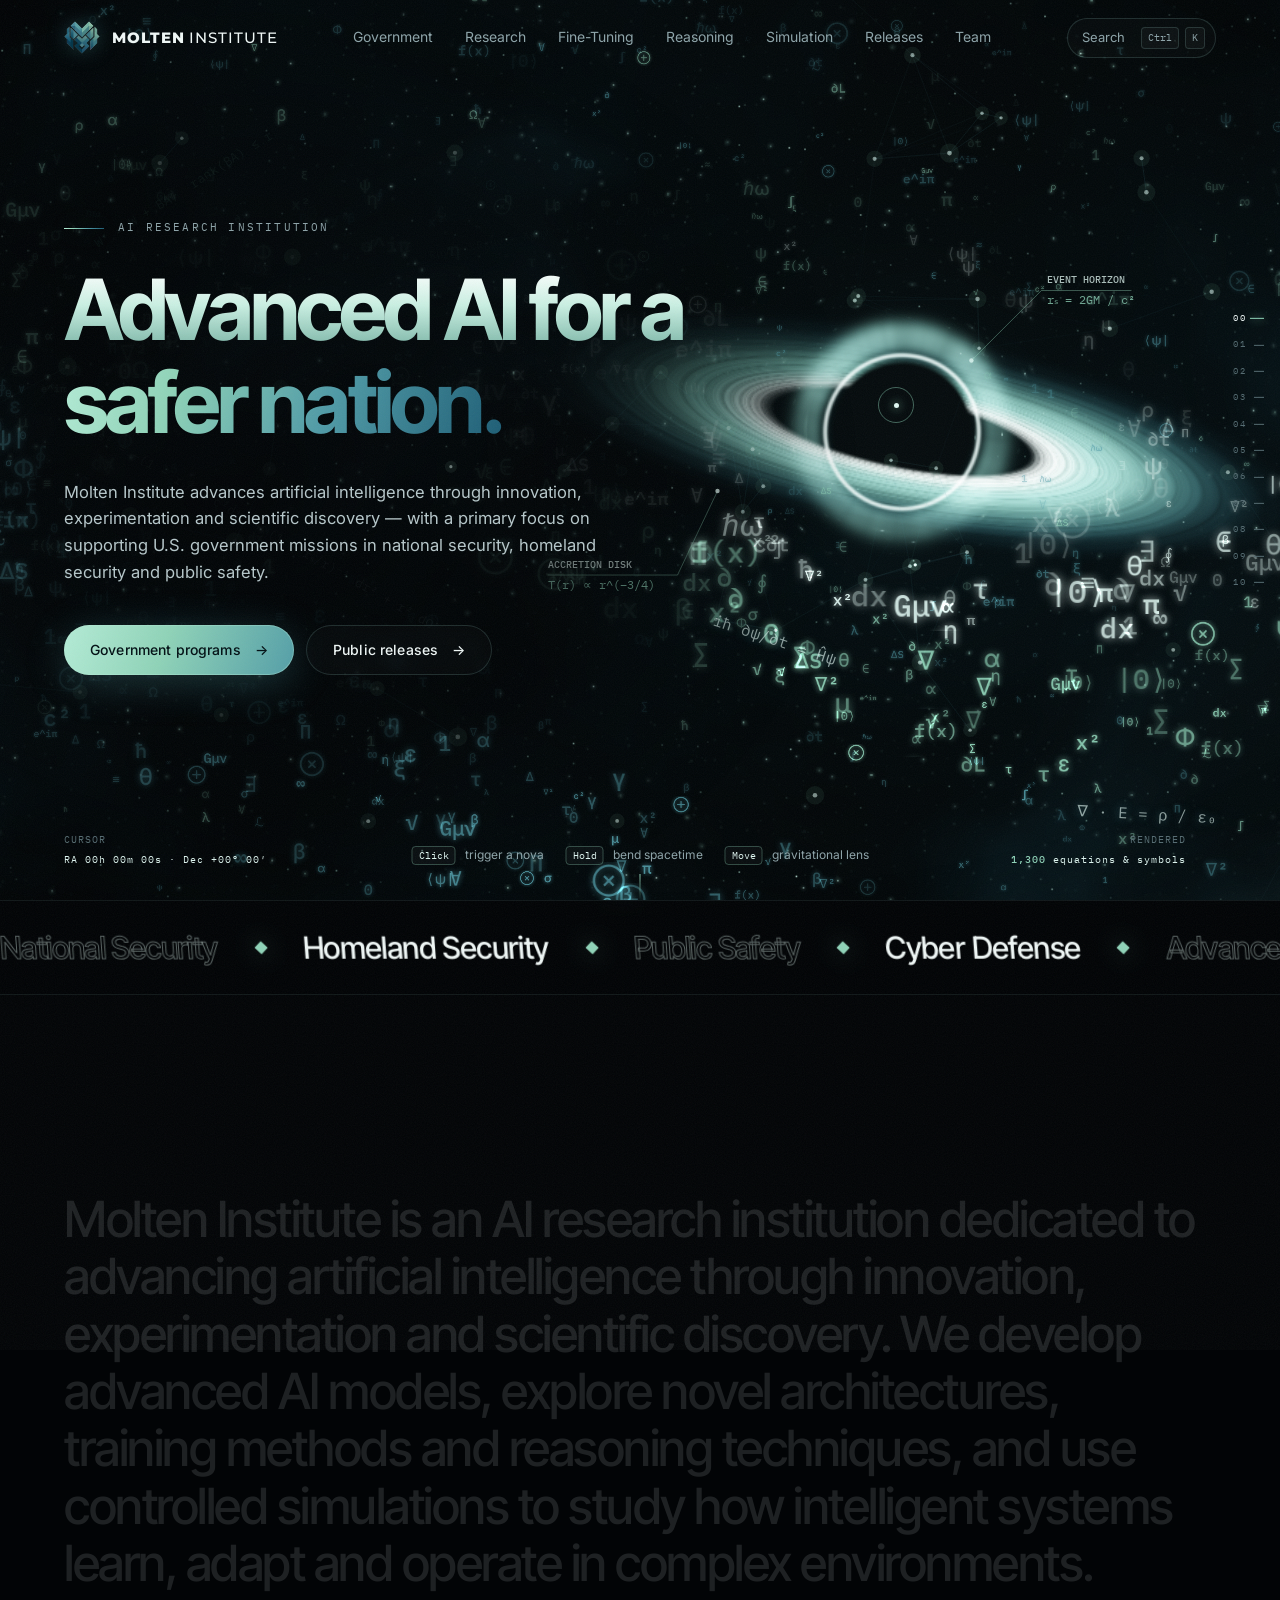
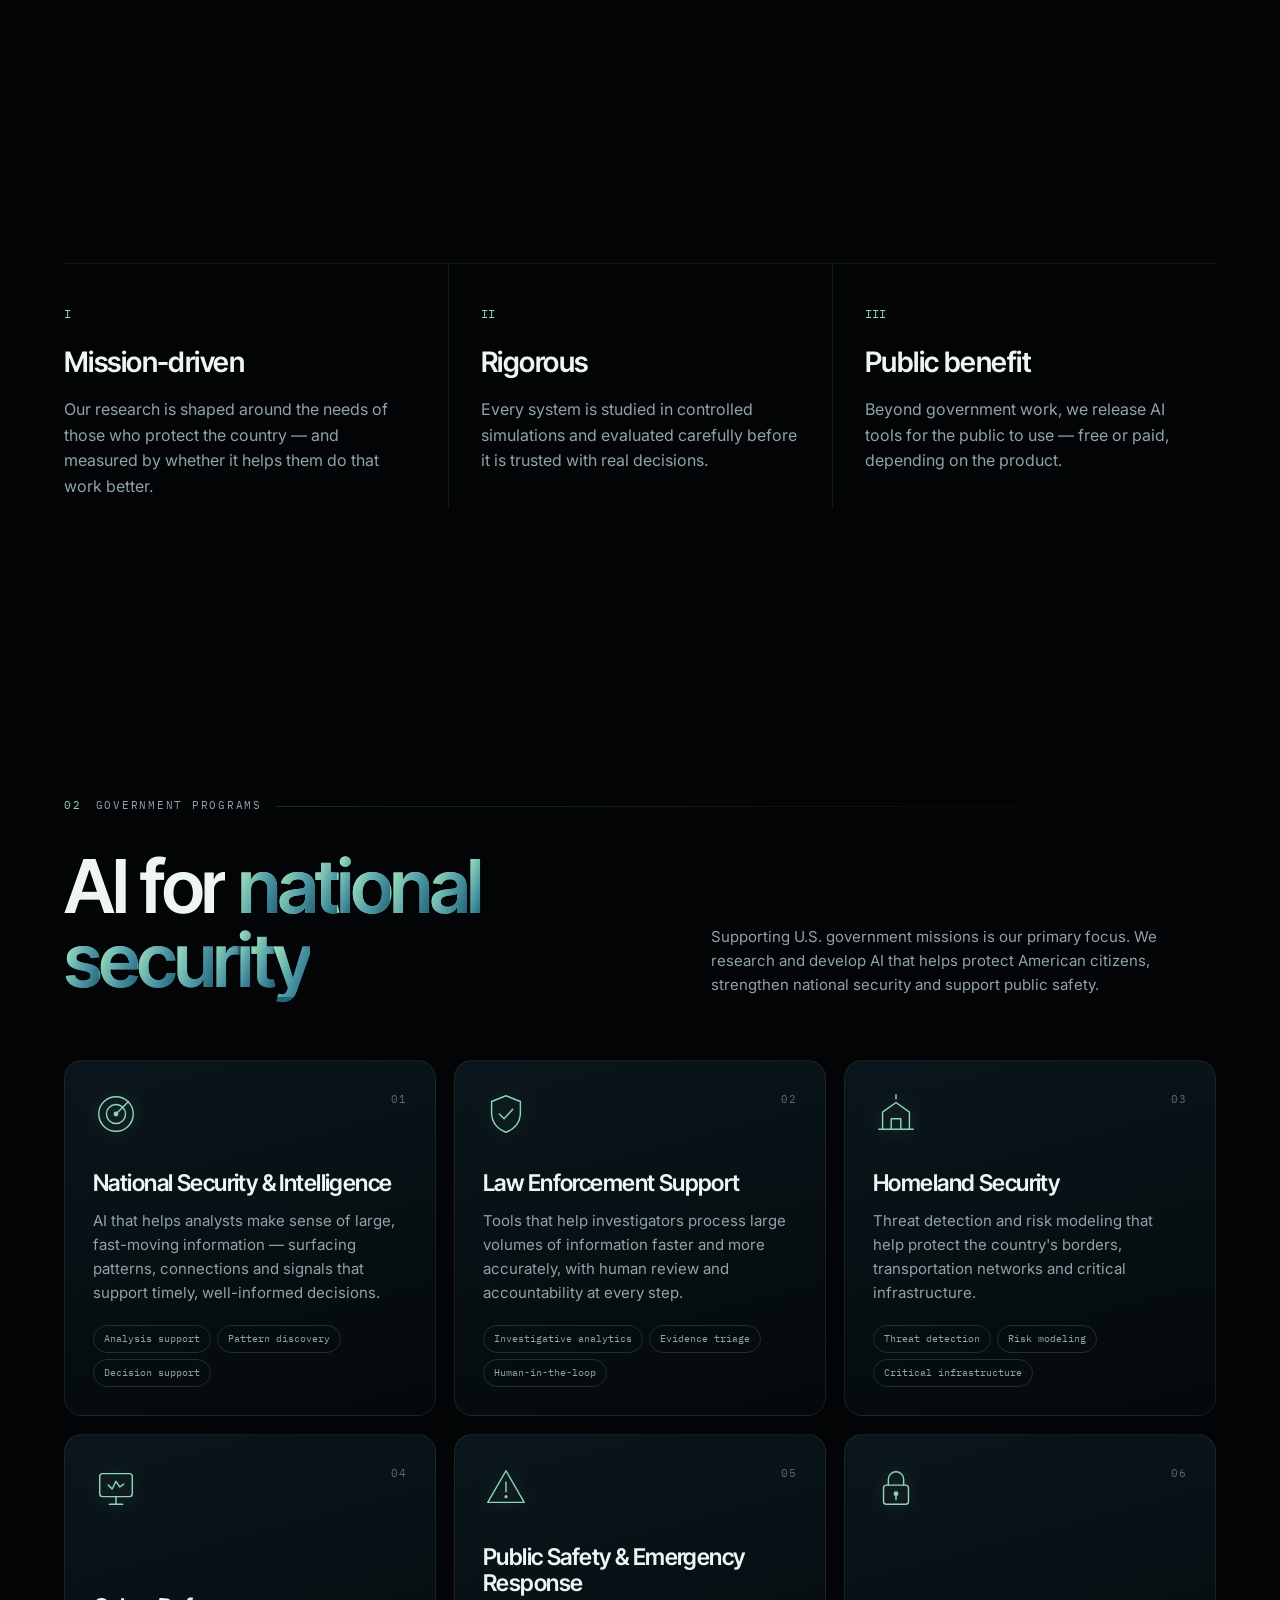
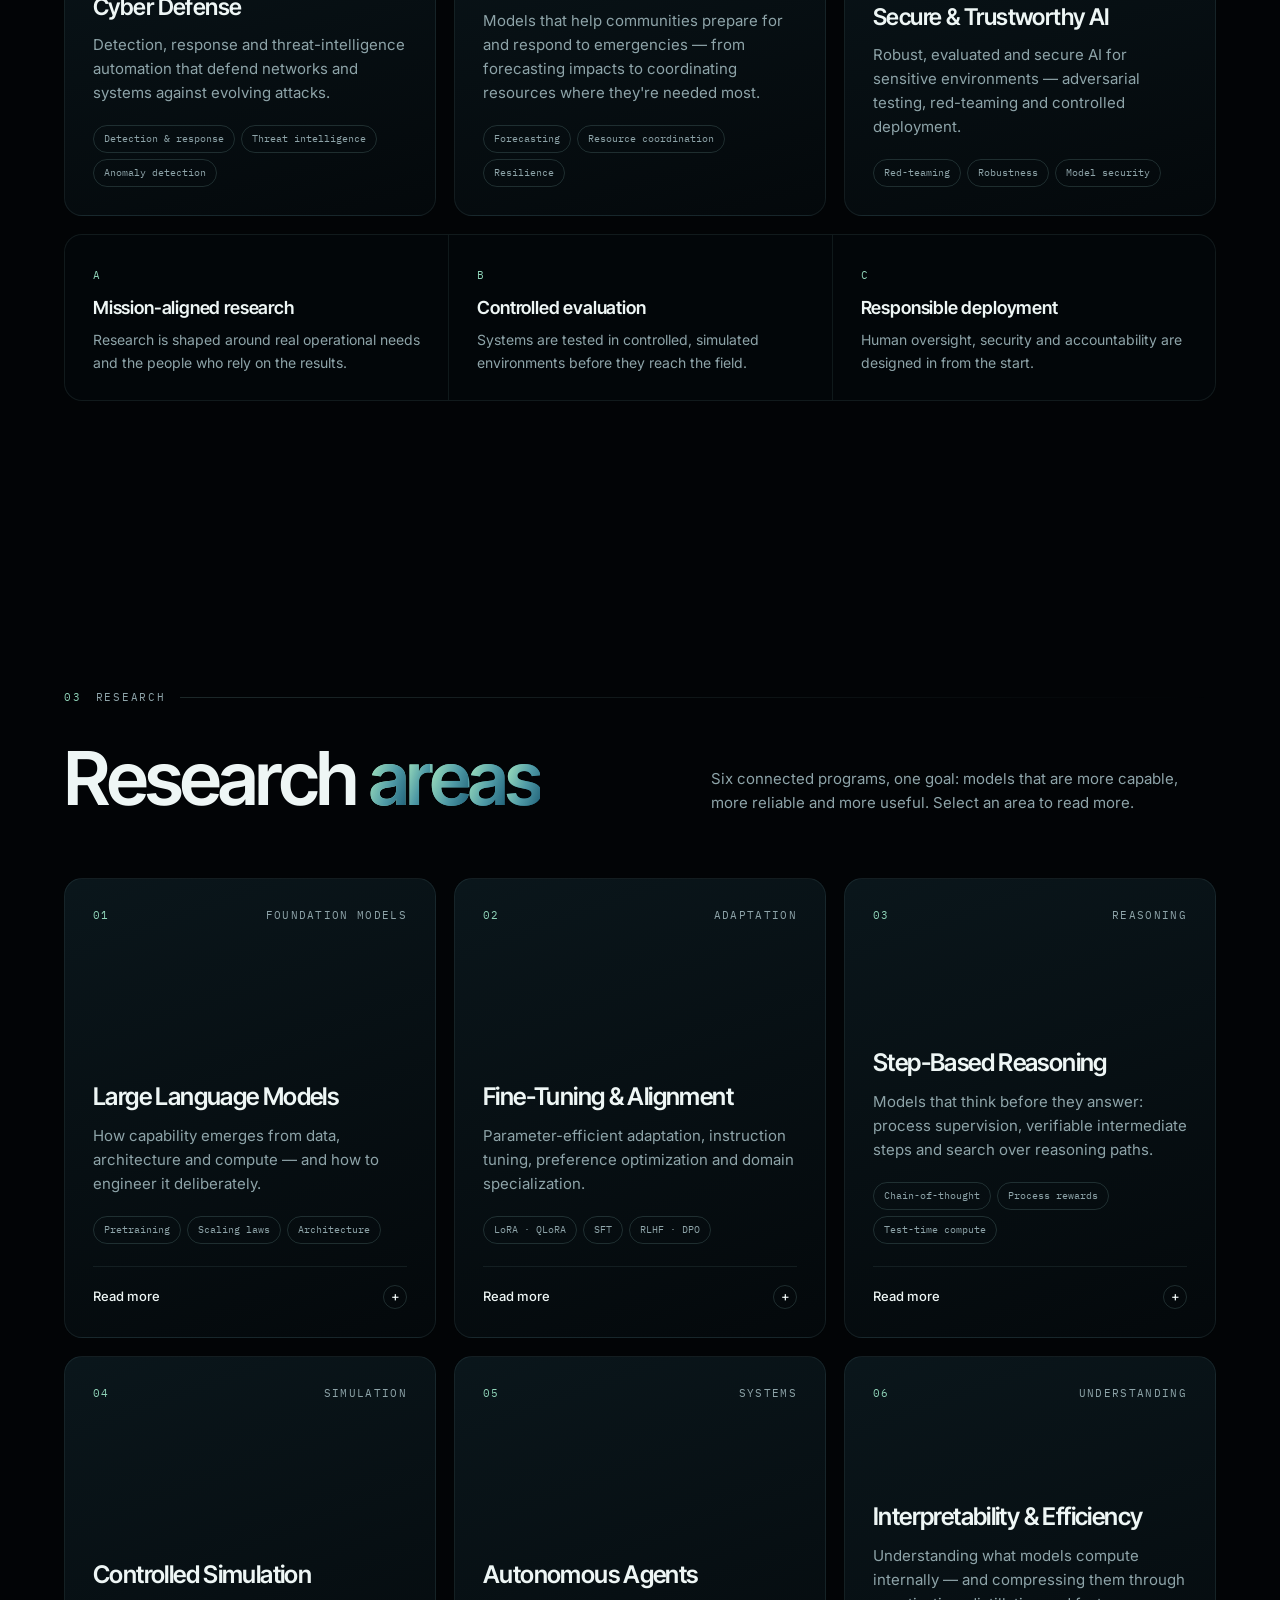
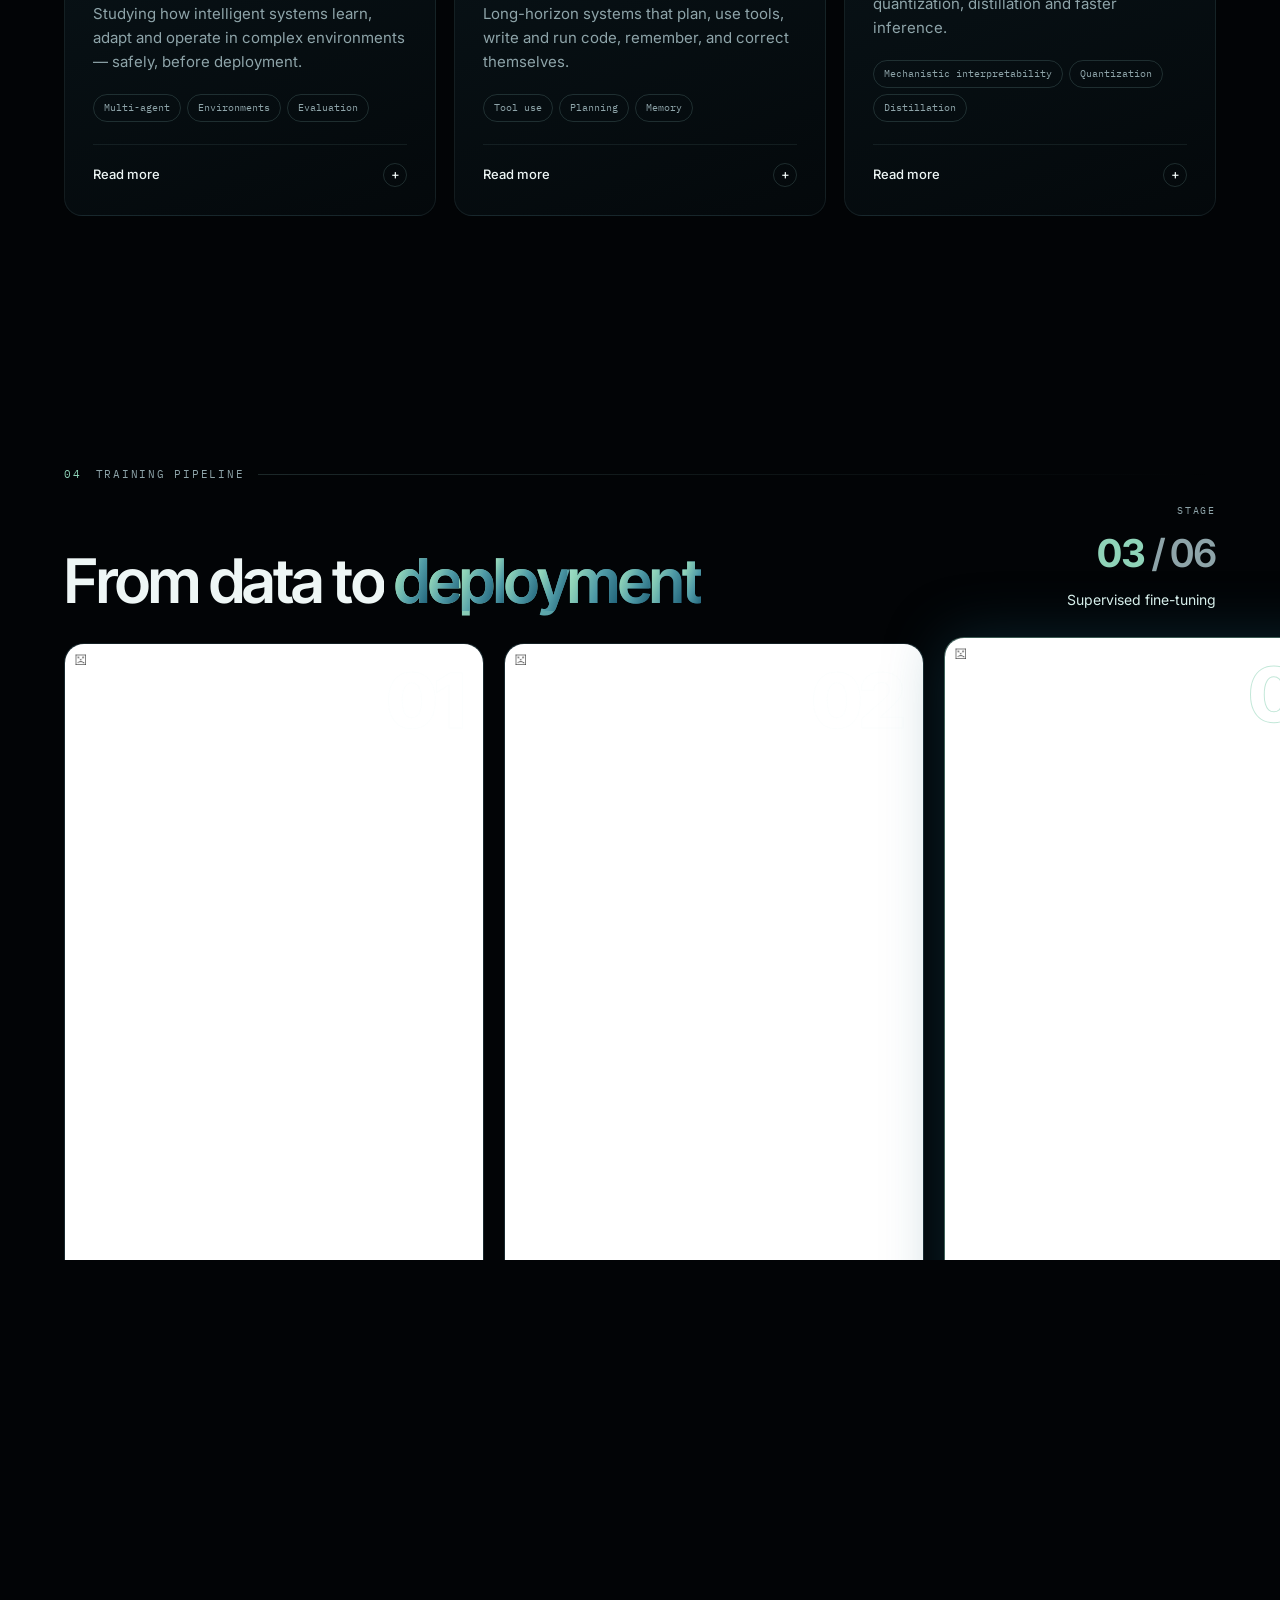
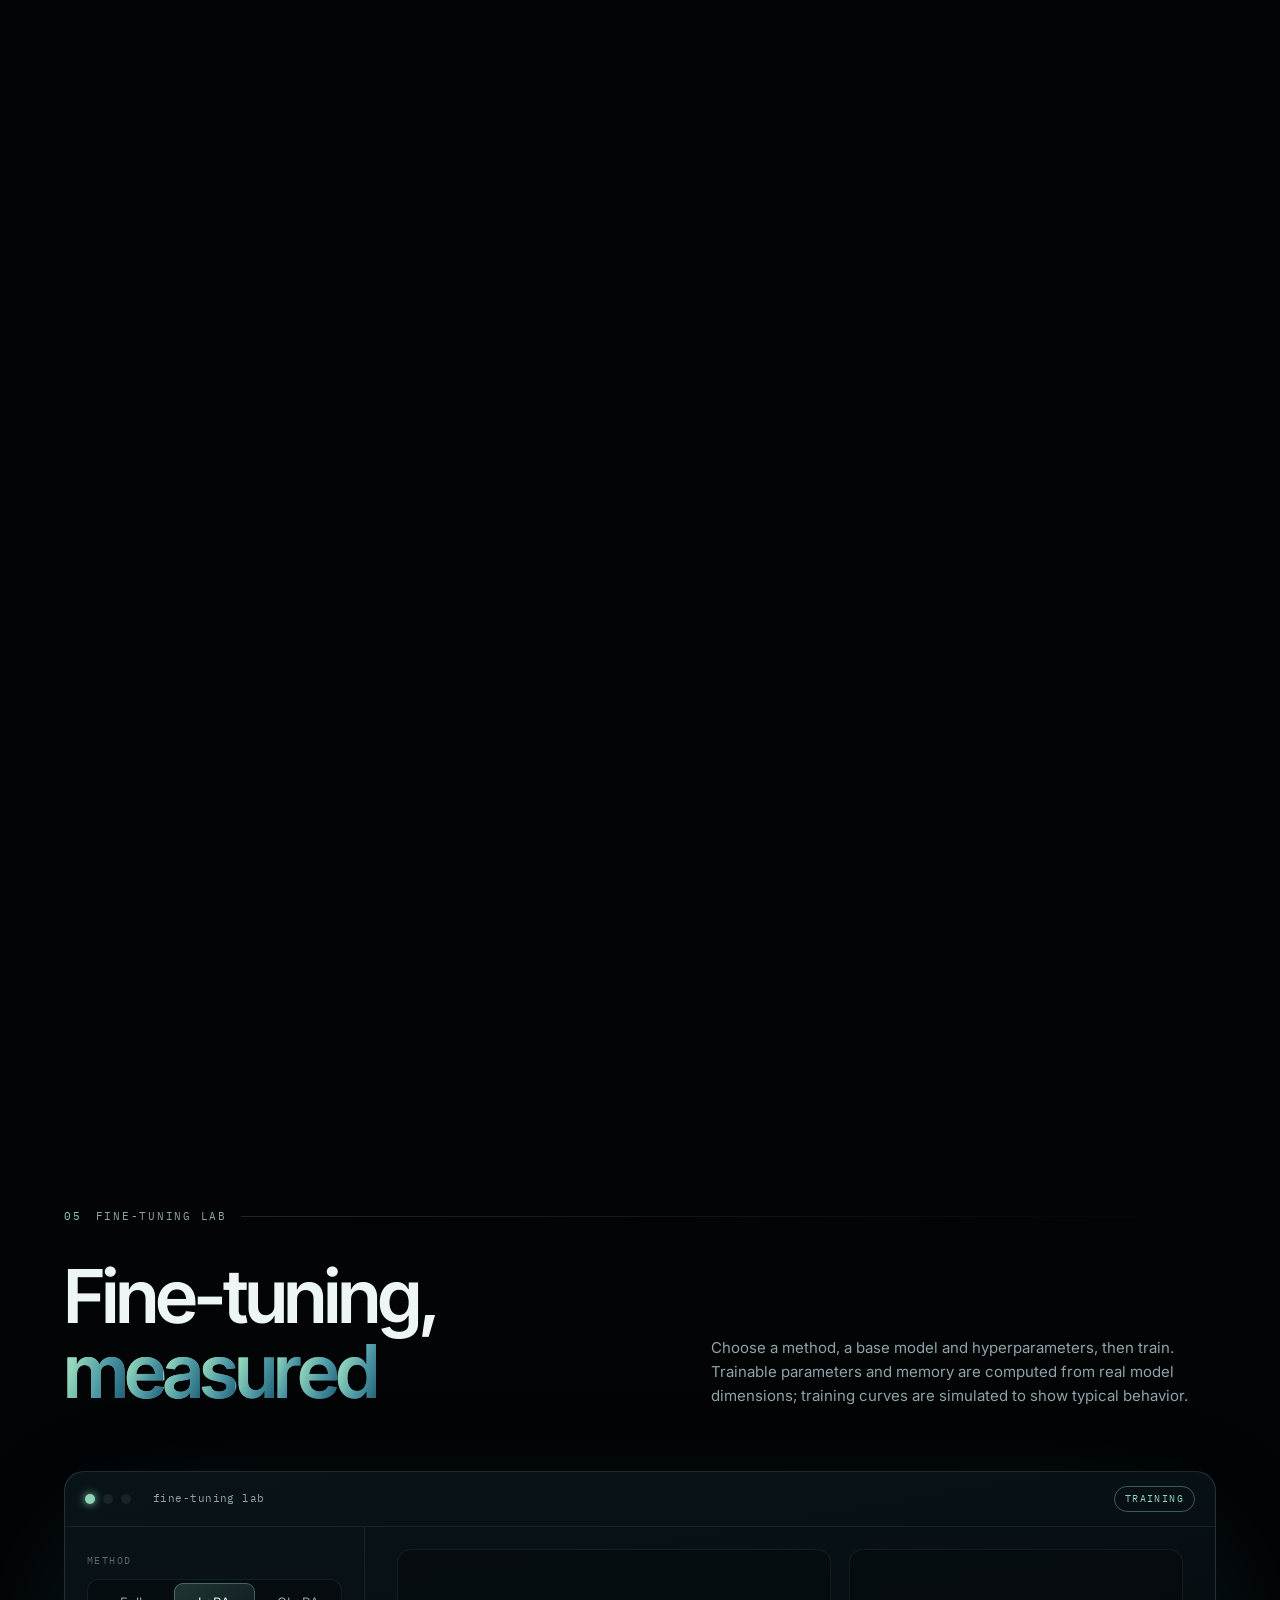
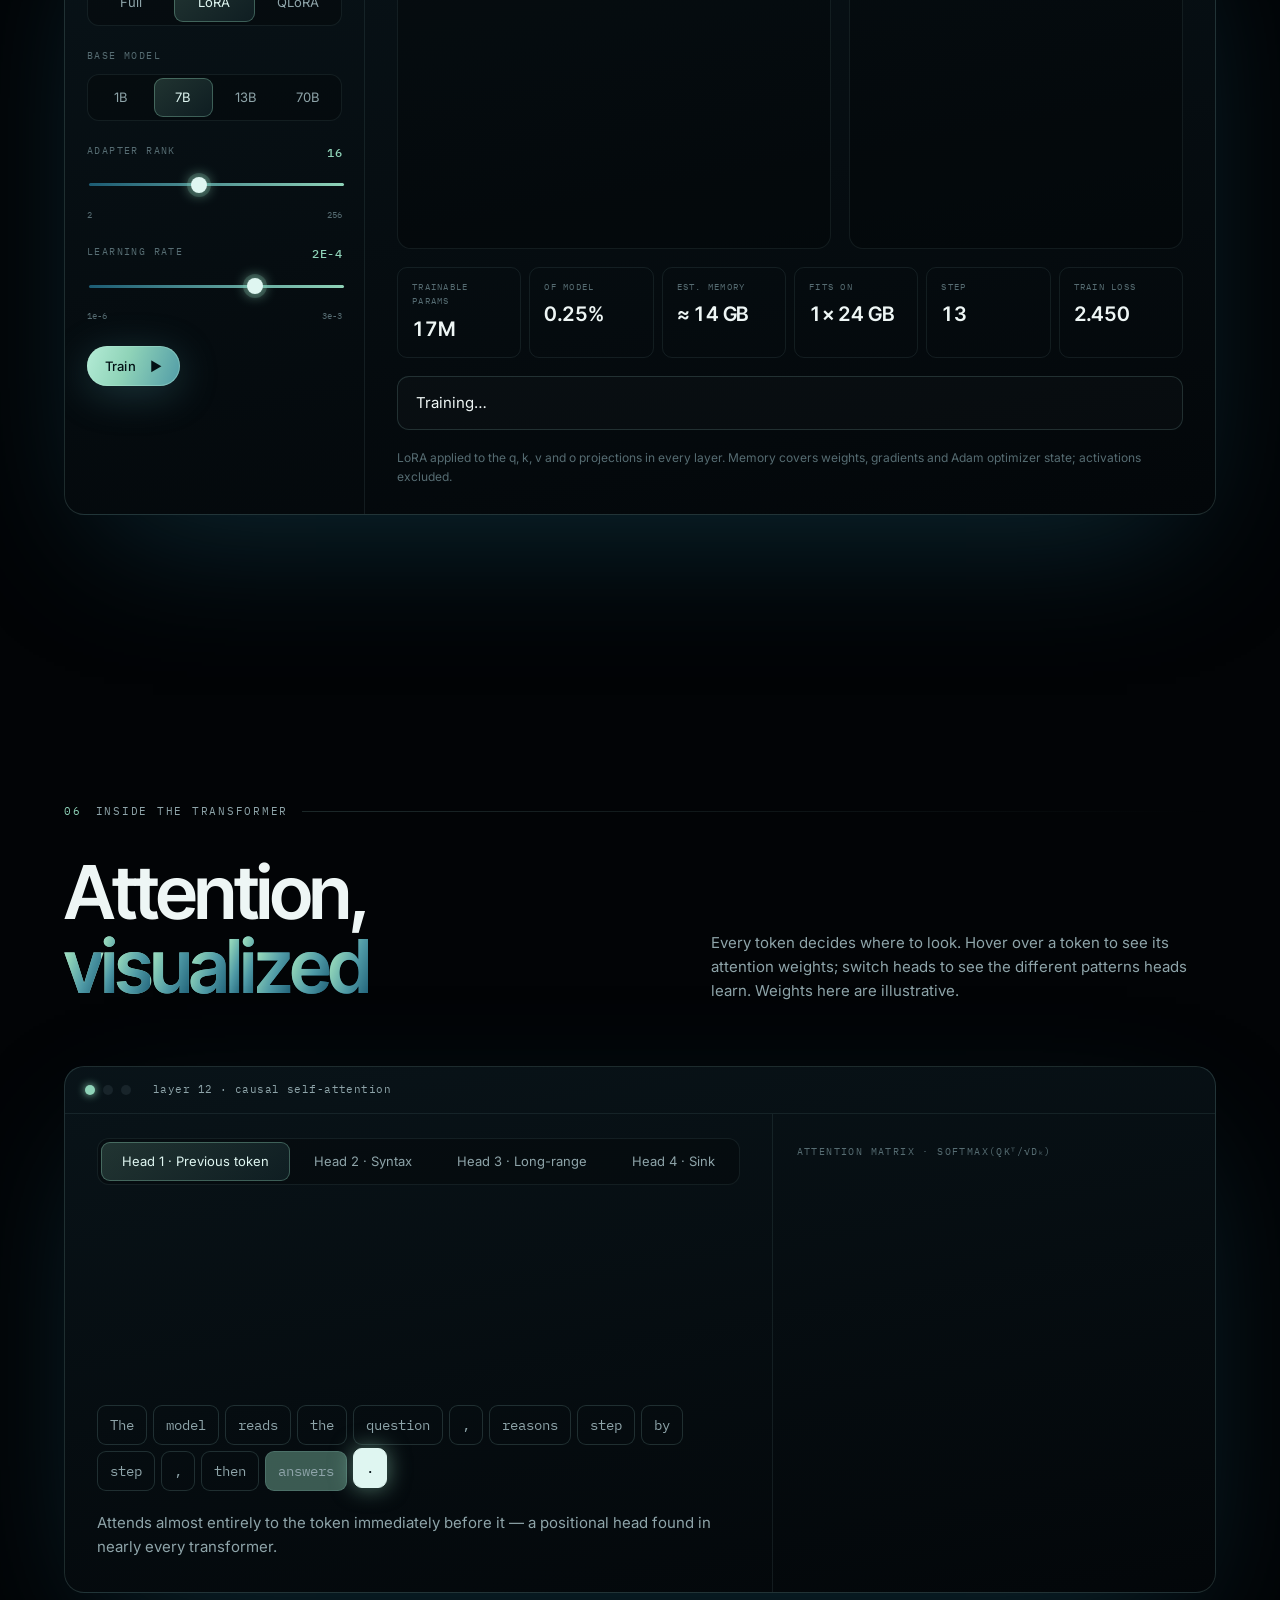
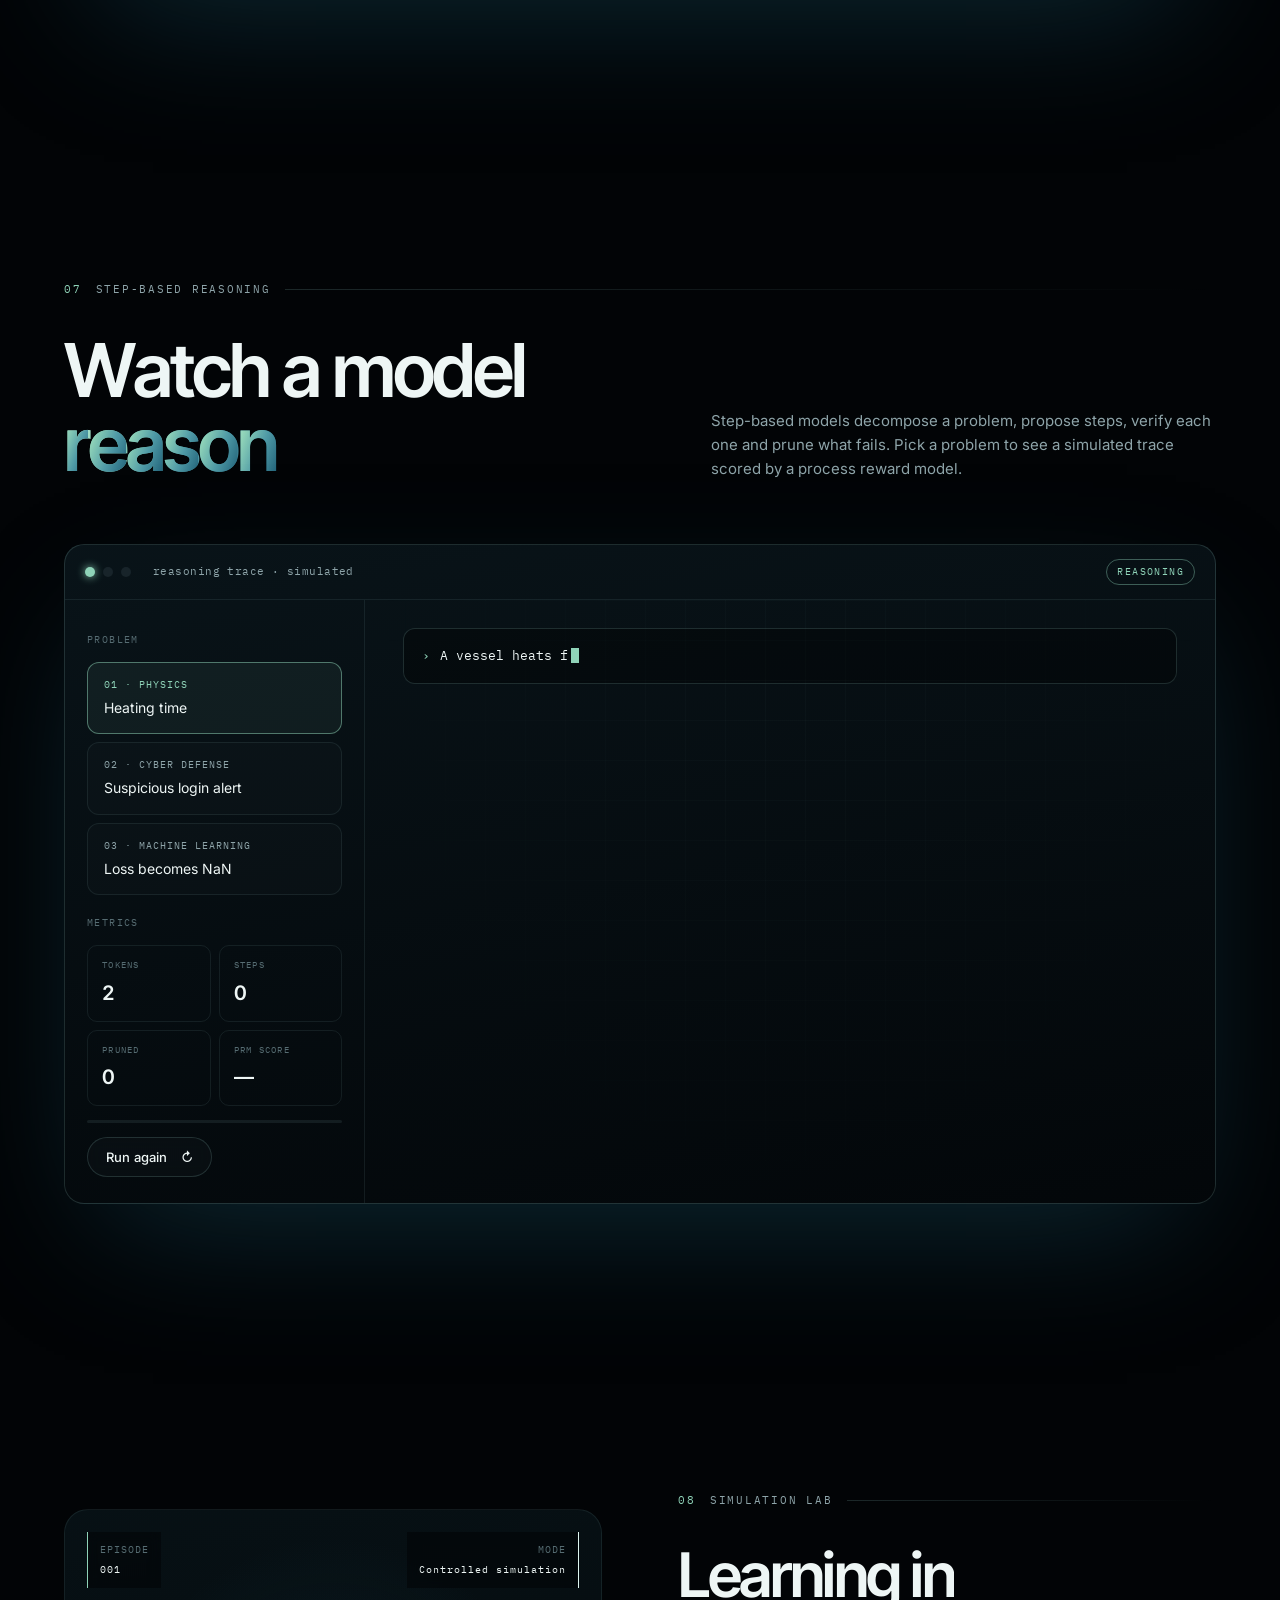
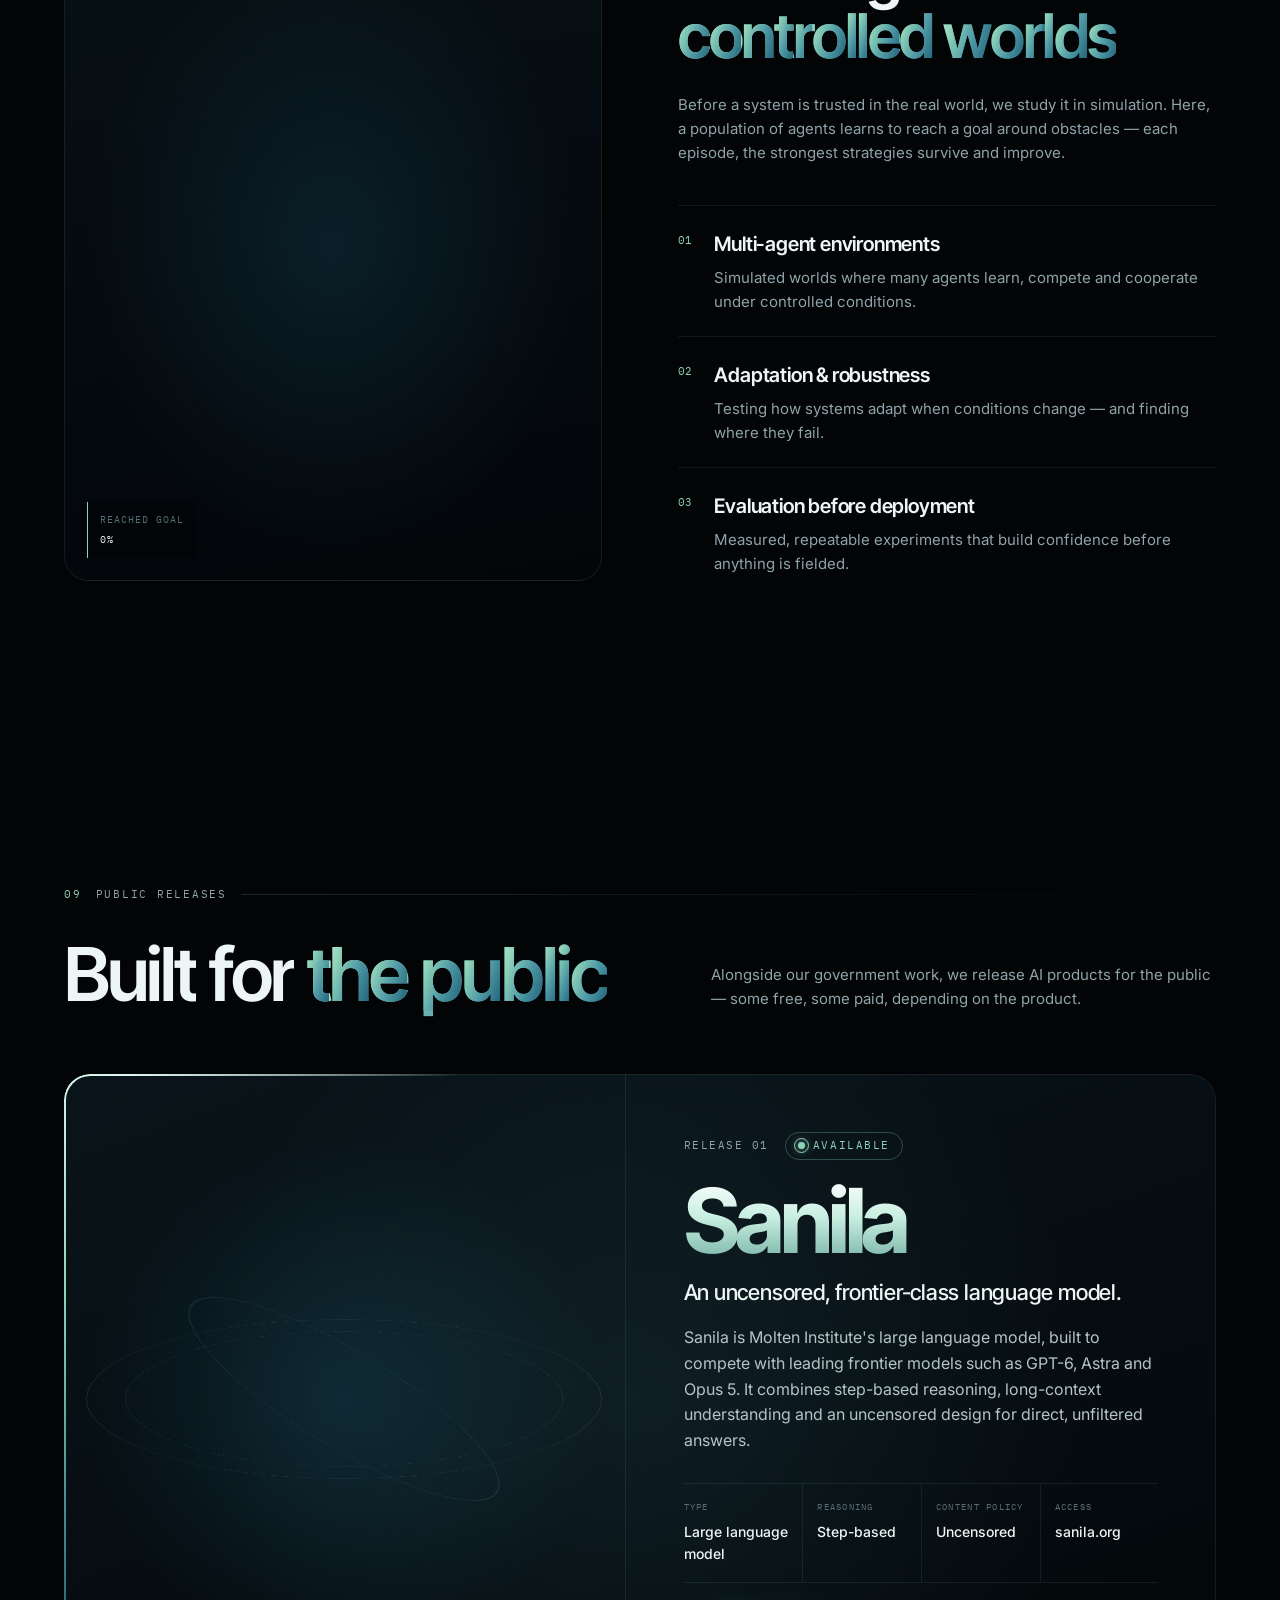
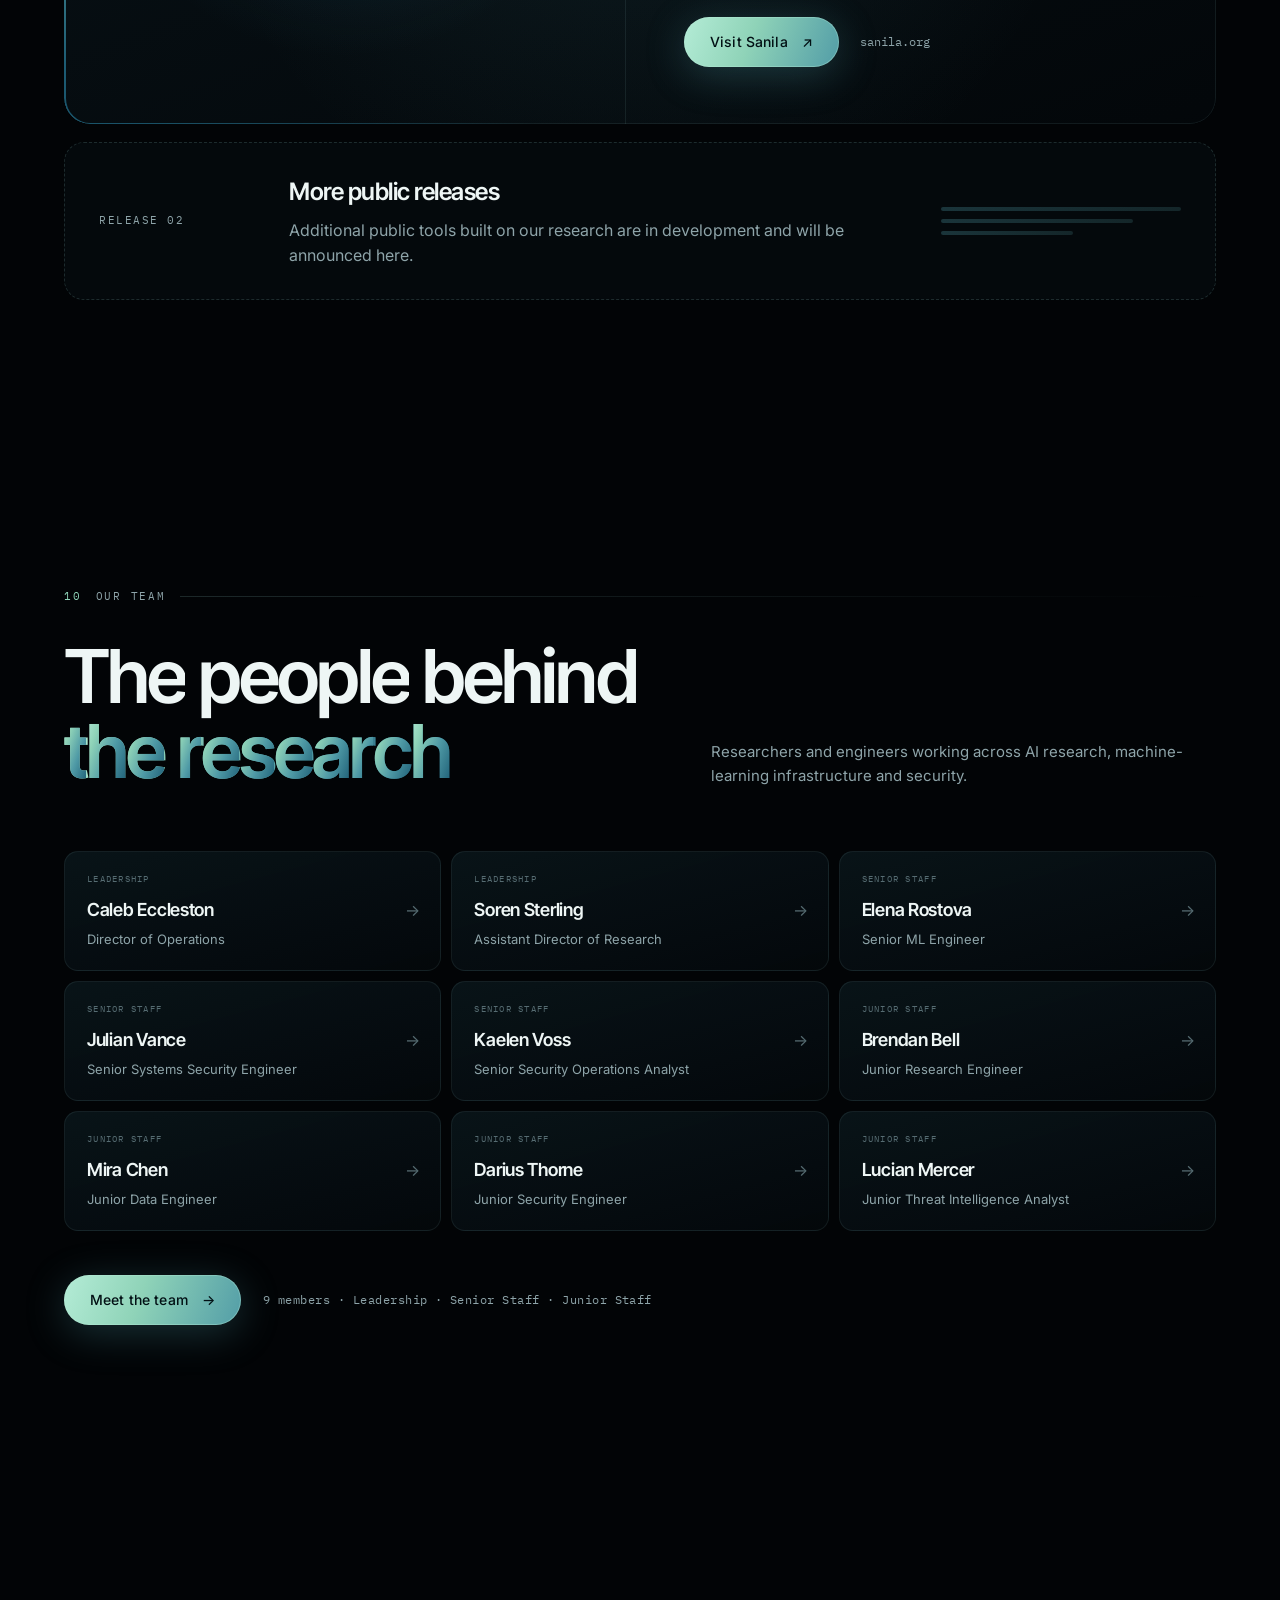
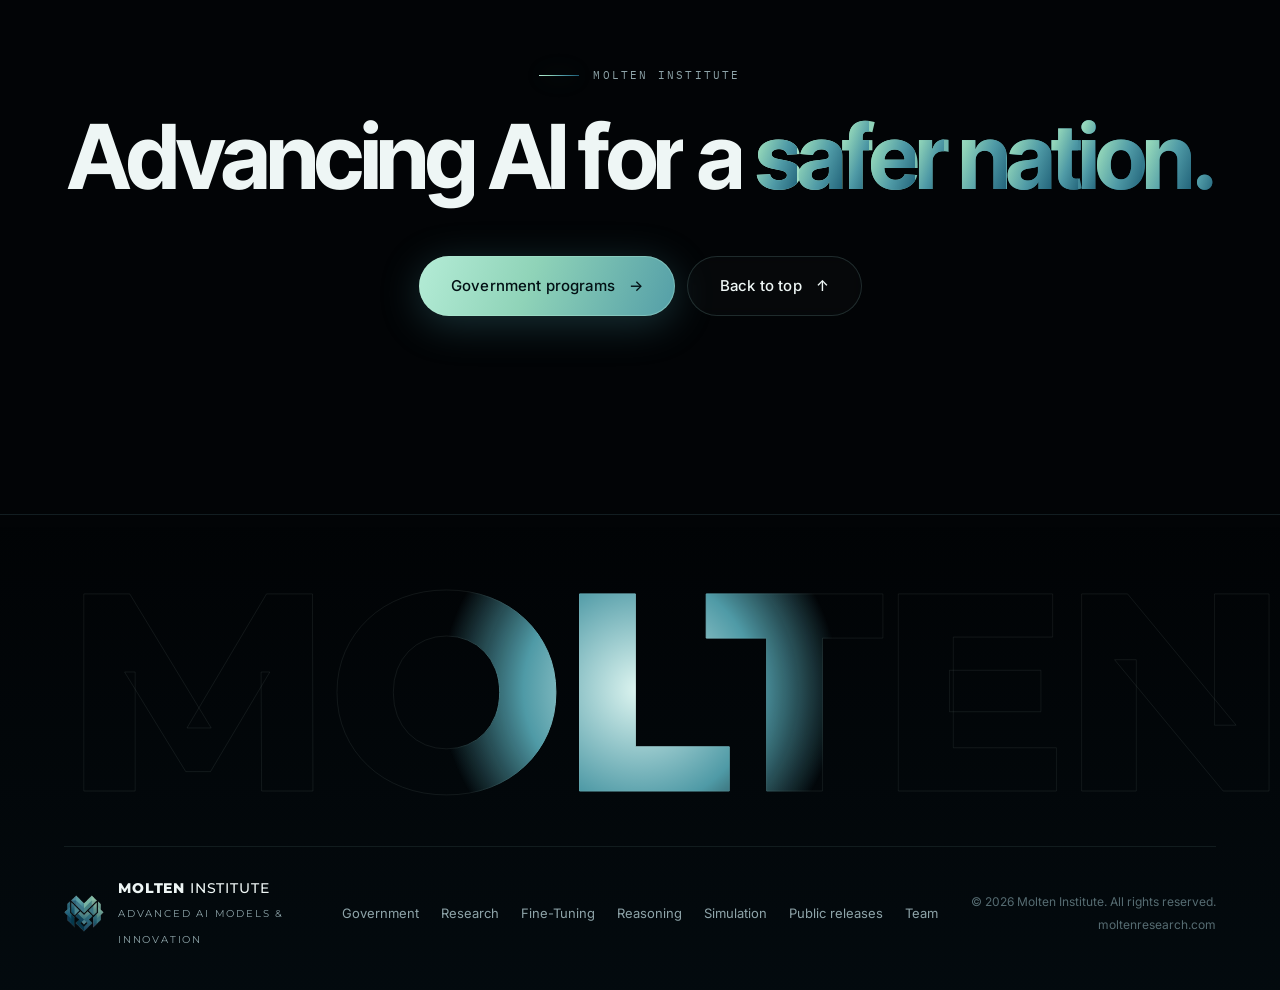
<file: index.html>
<!DOCTYPE html>
<html lang="en">
<head>
<meta charset="utf-8">
<meta name="viewport" content="width=device-width, initial-scale=1, viewport-fit=cover">
<title>Molten Institute — AI Research for National Security</title>
<meta name="description" content="Molten Institute is an AI research institution advancing artificial intelligence through innovation, experimentation and scientific discovery, with a primary focus on supporting U.S. government missions in national security and public safety.">
<meta name="theme-color" content="#020406">
<link rel="canonical" href="https://moltenresearch.com/">
<meta property="og:type" content="website">
<meta property="og:title" content="Molten Institute — AI Research for National Security">
<meta property="og:description" content="Advanced AI research supporting U.S. government missions — national security, homeland security and public safety — plus AI releases for the public.">
<meta property="og:url" content="https://moltenresearch.com/">
<meta property="og:image" content="assets/img/logo-mark.png">
<link rel="icon" href="assets/img/icon-32.png" type="image/png" sizes="32x32">
<link rel="apple-touch-icon" href="assets/img/icon-180.png">
<link rel="preconnect" href="https://fonts.googleapis.com">
<link rel="preconnect" href="https://fonts.gstatic.com" crossorigin>
<link href="https://fonts.googleapis.com/css2?family=IBM+Plex+Mono:wght@400;500&family=Inter:wght@300;400;500;600&family=Inter+Tight:wght@500;600;700;800&family=Montserrat:wght@500;700;800&display=swap" rel="stylesheet">
<link rel="stylesheet" href="assets/css/style.css">
</head>
<body class="is-loading">

<!-- ============ LOADER ============ -->
<div class="loader" id="loader" aria-hidden="true">
  <div class="loader__inner">
    <img class="loader__mark" src="assets/img/logo-mark.png" alt="" width="140" height="128">
    <div class="loader__word"><b>MOLTEN</b> INSTITUTE</div>
    <div class="loader__tag">Advanced AI models &amp; innovation</div>
    <div class="loader__bar"><span id="loaderBar"></span></div>
  </div>
</div>

<!-- ============ GLOBAL LAYERS ============ -->
<canvas id="cosmosGL" class="layer-gl" aria-hidden="true"></canvas>
<canvas id="cosmos" class="layer-cosmos" aria-hidden="true"></canvas>
<div class="layer-grain" aria-hidden="true"></div>
<div class="layer-vignette" aria-hidden="true"></div>

<div class="cursor" aria-hidden="true">
  <div class="cursor__dot"></div>
  <div class="cursor__ring"><span class="cursor__label"></span></div>
</div>

<div class="progress" aria-hidden="true"><span id="progressBar"></span></div>

<!-- ============ NAV ============ -->
<header class="nav" id="nav">
  <a href="#top" class="brand" aria-label="Molten Institute — home">
    <img class="brand__mark" src="assets/img/logo-mark.png" alt="" width="36" height="33">
    <span class="brand__word"><b>MOLTEN</b> INSTITUTE</span>
  </a>
  <nav class="nav__links" aria-label="Primary">
    <a href="#government">Government</a>
    <a href="#research">Research</a>
    <a href="#finetuning">Fine-Tuning</a>
    <a href="#reasoning">Reasoning</a>
    <a href="#simulation">Simulation</a>
    <a href="#projects">Releases</a>
    <a href="team.html">Team</a>
  </nav>
  <div class="nav__right">
    <button class="nav__cmd" id="cmdOpen" aria-label="Open quick navigation"><span>Search</span><kbd>Ctrl</kbd><kbd>K</kbd></button>
    <button class="nav__burger" id="burger" aria-label="Open menu" aria-expanded="false"><span></span><span></span></button>
  </div>
</header>

<div class="mmenu" id="mmenu" aria-hidden="true">
  <nav>
    <a href="#government"><small>01</small>Government</a>
    <a href="#research"><small>02</small>Research</a>
    <a href="#finetuning"><small>03</small>Fine-Tuning</a>
    <a href="#reasoning"><small>04</small>Reasoning</a>
    <a href="#simulation"><small>05</small>Simulation</a>
    <a href="#projects"><small>06</small>Public Releases</a>
    <a href="team.html"><small>07</small>Our Team</a>
  </nav>
</div>

<aside class="rail" aria-hidden="true">
  <a href="#top" data-rail="top"><span>00</span><em>Overview</em></a>
  <a href="#about" data-rail="about"><span>01</span><em>About</em></a>
  <a href="#government" data-rail="government"><span>02</span><em>Government</em></a>
  <a href="#research" data-rail="research"><span>03</span><em>Research</em></a>
  <a href="#pipeline" data-rail="pipeline"><span>04</span><em>Pipeline</em></a>
  <a href="#finetuning" data-rail="finetuning"><span>05</span><em>Fine-Tuning</em></a>
  <a href="#attention" data-rail="attention"><span>06</span><em>Attention</em></a>
  <a href="#reasoning" data-rail="reasoning"><span>07</span><em>Reasoning</em></a>
  <a href="#simulation" data-rail="simulation"><span>08</span><em>Simulation</em></a>
  <a href="#projects" data-rail="projects"><span>09</span><em>Releases</em></a>
  <a href="#team" data-rail="team"><span>10</span><em>Our Team</em></a>
</aside>

<main id="main">

<!-- ============ HERO ============ -->
<section class="hero" id="top" data-section>
  <div class="hero__scrim" aria-hidden="true"></div>
  <div class="hero__content">
    <p class="eyebrow hero__eyebrow"><span class="eyebrow__line"></span>AI Research Institution</p>
    <h1 class="hero__title">
      <span class="line"><span class="word">Advanced AI for a</span></span>
      <span class="line"><span class="word word--grad">safer nation.</span></span>
    </h1>
    <p class="hero__sub">Molten Institute advances artificial intelligence through innovation, experimentation and scientific discovery — with a primary focus on supporting U.S. government missions in national security, homeland security and public safety.</p>
    <div class="hero__cta">
      <a href="#government" class="btn btn--primary" data-magnetic><span>Government programs</span><i>→</i></a>
      <a href="#projects" class="btn btn--ghost" data-magnetic><span>Public releases</span><i>→</i></a>
    </div>
  </div>

  <div class="hero__hint" aria-hidden="true">
    <span><kbd>Click</kbd> trigger a nova</span>
    <span><kbd>Hold</kbd> bend spacetime</span>
    <span><kbd>Move</kbd> gravitational lens</span>
  </div>
  <div class="hud hud--bl" aria-hidden="true"><span class="hud__k">Cursor</span><span class="hud__v" id="hudCoords">RA 00h 00m 00s · Dec +00° 00′</span></div>
  <div class="hud hud--br" aria-hidden="true"><span class="hud__k">Rendered</span><span class="hud__v"><b id="hudCount">0</b> equations &amp; symbols</span></div>
  <a href="#about" class="scroll-cue" aria-label="Scroll to content"><i></i></a>
</section>

<!-- ============ TICKER ============ -->
<div class="ticker" aria-hidden="true">
  <div class="ticker__track">
    <span>National Security</span><b>◆</b><span>Homeland Security</span><b>◆</b><span>Public Safety</span><b>◆</b><span>Cyber Defense</span><b>◆</b><span>Advanced AI Models</span><b>◆</b><span>Step-Based Reasoning</span><b>◆</b><span>Controlled Simulation</span><b>◆</b><span>Secure &amp; Trustworthy AI</span><b>◆</b>
    <span>National Security</span><b>◆</b><span>Homeland Security</span><b>◆</b><span>Public Safety</span><b>◆</b><span>Cyber Defense</span><b>◆</b><span>Advanced AI Models</span><b>◆</b><span>Step-Based Reasoning</span><b>◆</b><span>Controlled Simulation</span><b>◆</b><span>Secure &amp; Trustworthy AI</span><b>◆</b>
  </div>
</div>

<!-- ============ ABOUT ============ -->
<section class="section about" id="about" data-section>
  <div class="shead" data-reveal><span class="shead__idx">01</span><span class="shead__tag">About</span><span class="shead__rule"></span></div>
  <p class="about__text" id="aboutText">Molten Institute is an AI research institution dedicated to advancing artificial intelligence through <em>innovation</em>, <em>experimentation</em> and <em>scientific discovery</em>. We develop advanced AI models, explore novel architectures, training methods and reasoning techniques, and use <em>controlled simulations</em> to study how intelligent systems learn, adapt and operate in complex environments.</p>
  <p class="about__mission" data-reveal>Our primary focus is supporting U.S. government missions through AI research and technological innovation — across national security, law enforcement and homeland security. We strive to strengthen national security, protect American citizens, support public safety, and advance technologies that contribute to a safer, stronger and more stable country.</p>

  <div class="principles">
    <div class="principle" data-reveal style="--d:0">
      <span class="principle__no">I</span>
      <h3>Mission-driven</h3>
      <p>Our research is shaped around the needs of those who protect the country — and measured by whether it helps them do that work better.</p>
    </div>
    <div class="principle" data-reveal style="--d:1">
      <span class="principle__no">II</span>
      <h3>Rigorous</h3>
      <p>Every system is studied in controlled simulations and evaluated carefully before it is trusted with real decisions.</p>
    </div>
    <div class="principle" data-reveal style="--d:2">
      <span class="principle__no">III</span>
      <h3>Public benefit</h3>
      <p>Beyond government work, we release AI tools for the public to use — free or paid, depending on the product.</p>
    </div>
  </div>
</section>

<!-- ============ GOVERNMENT ============ -->
<section class="section gov" id="government" data-section>
  <div class="shead" data-reveal><span class="shead__idx">02</span><span class="shead__tag">Government programs</span><span class="shead__rule"></span></div>
  <div class="stitle-wrap">
    <h2 class="stitle" data-split>AI for <em>national security</em></h2>
    <p class="slede" data-reveal>Supporting U.S. government missions is our primary focus. We research and develop AI that helps protect American citizens, strengthen national security and support public safety.</p>
  </div>

  <div class="gov-grid">
    <article class="gov-card" data-reveal style="--d:0">
      <svg class="gov-card__icon" viewBox="0 0 48 48" aria-hidden="true"><circle cx="24" cy="24" r="18"/><circle cx="24" cy="24" r="10"/><path d="M24 24 37 11"/><circle cx="24" cy="24" r="2.5" class="f"/></svg>
      <span class="gov-card__no">01</span>
      <h3>National Security &amp; Intelligence</h3>
      <p>AI that helps analysts make sense of large, fast-moving information — surfacing patterns, connections and signals that support timely, well-informed decisions.</p>
      <ul class="rcard__tags"><li>Analysis support</li><li>Pattern discovery</li><li>Decision support</li></ul>
    </article>
    <article class="gov-card" data-reveal style="--d:1">
      <svg class="gov-card__icon" viewBox="0 0 48 48" aria-hidden="true"><path d="M24 5 39 11v12c0 10-6.5 17-15 20-8.5-3-15-10-15-20V11z"/><path d="m17 24 5 5 9-10"/></svg>
      <span class="gov-card__no">02</span>
      <h3>Law Enforcement Support</h3>
      <p>Tools that help investigators process large volumes of information faster and more accurately, with human review and accountability at every step.</p>
      <ul class="rcard__tags"><li>Investigative analytics</li><li>Evidence triage</li><li>Human-in-the-loop</li></ul>
    </article>
    <article class="gov-card" data-reveal style="--d:2">
      <svg class="gov-card__icon" viewBox="0 0 48 48" aria-hidden="true"><path d="M6 40h36M10 40V22l14-10 14 10v18"/><path d="M19 40V29h10v11"/><path d="M24 4v4"/></svg>
      <span class="gov-card__no">03</span>
      <h3>Homeland Security</h3>
      <p>Threat detection and risk modeling that help protect the country's borders, transportation networks and critical infrastructure.</p>
      <ul class="rcard__tags"><li>Threat detection</li><li>Risk modeling</li><li>Critical infrastructure</li></ul>
    </article>
    <article class="gov-card" data-reveal style="--d:3">
      <svg class="gov-card__icon" viewBox="0 0 48 48" aria-hidden="true"><rect x="7" y="9" width="34" height="24" rx="3"/><path d="M17 41h14M24 33v8"/><path d="m16 21 4 4 4-8 4 6 4-3"/></svg>
      <span class="gov-card__no">04</span>
      <h3>Cyber Defense</h3>
      <p>Detection, response and threat-intelligence automation that defend networks and systems against evolving attacks.</p>
      <ul class="rcard__tags"><li>Detection &amp; response</li><li>Threat intelligence</li><li>Anomaly detection</li></ul>
    </article>
    <article class="gov-card" data-reveal style="--d:4">
      <svg class="gov-card__icon" viewBox="0 0 48 48" aria-hidden="true"><path d="M24 6 43 39H5z"/><path d="M24 18v10"/><circle cx="24" cy="33" r="1.6" class="f"/></svg>
      <span class="gov-card__no">05</span>
      <h3>Public Safety &amp; Emergency Response</h3>
      <p>Models that help communities prepare for and respond to emergencies — from forecasting impacts to coordinating resources where they're needed most.</p>
      <ul class="rcard__tags"><li>Forecasting</li><li>Resource coordination</li><li>Resilience</li></ul>
    </article>
    <article class="gov-card" data-reveal style="--d:5">
      <svg class="gov-card__icon" viewBox="0 0 48 48" aria-hidden="true"><rect x="11" y="21" width="26" height="20" rx="3"/><path d="M16 21v-6a8 8 0 0 1 16 0v6"/><circle cx="24" cy="30" r="2.5" class="f"/><path d="M24 32.5V36"/></svg>
      <span class="gov-card__no">06</span>
      <h3>Secure &amp; Trustworthy AI</h3>
      <p>Robust, evaluated and secure AI for sensitive environments — adversarial testing, red-teaming and controlled deployment.</p>
      <ul class="rcard__tags"><li>Red-teaming</li><li>Robustness</li><li>Model security</li></ul>
    </article>
  </div>

  <div class="gov-how">
    <div data-reveal style="--d:0"><span>A</span><h4>Mission-aligned research</h4><p>Research is shaped around real operational needs and the people who rely on the results.</p></div>
    <div data-reveal style="--d:1"><span>B</span><h4>Controlled evaluation</h4><p>Systems are tested in controlled, simulated environments before they reach the field.</p></div>
    <div data-reveal style="--d:2"><span>C</span><h4>Responsible deployment</h4><p>Human oversight, security and accountability are designed in from the start.</p></div>
  </div>
</section>

<!-- ============ RESEARCH ============ -->
<section class="section research" id="research" data-section>
  <div class="shead" data-reveal><span class="shead__idx">03</span><span class="shead__tag">Research</span><span class="shead__rule"></span></div>
  <div class="stitle-wrap">
    <h2 class="stitle" data-split>Research <em>areas</em></h2>
    <p class="slede" data-reveal>Six connected programs, one goal: models that are more capable, more reliable and more useful. Select an area to read more.</p>
  </div>

  <div class="rgrid">
    <article class="rcard" data-tilt data-reveal style="--d:0" tabindex="0" data-cursor="Read">
      <div class="rcard__glare"></div>
      <canvas class="rcard__viz" data-viz="llm"></canvas>
      <div class="rcard__top"><span class="rcard__no">01</span><span class="rcard__area">Foundation models</span></div>
      <h3 class="rcard__title">Large Language Models</h3>
      <p class="rcard__desc">How capability emerges from data, architecture and compute — and how to engineer it deliberately.</p>
      <ul class="rcard__tags"><li>Pretraining</li><li>Scaling laws</li><li>Architecture</li></ul>
      <span class="rcard__more">Read more <i>+</i></span>
      <template class="rcard__dossier">
        <p>Our LLM program studies the full lifecycle of foundation models — from tokenizer design and data mixtures to architectural choices like mixture-of-experts, long-context attention and state-space hybrids.</p>
        <p>We treat scale as an engineering discipline: predicting capability before training, and spending compute where it buys the most.</p>
        <h4>Open questions</h4>
        <ul>
          <li>How do data quality and mixture shape emergent capability?</li>
          <li>Which architectural changes give the most capability per FLOP?</li>
          <li>How far can effective context length be pushed without degradation?</li>
        </ul>
        <h4>Methods</h4>
        <div class="chips"><span>Transformer variants</span><span>Mixture-of-experts</span><span>Long context</span><span>Data curation</span><span>Scaling laws</span></div>
      </template>
    </article>
    <article class="rcard" data-tilt data-reveal style="--d:1" tabindex="0" data-cursor="Read">
      <div class="rcard__glare"></div>
      <canvas class="rcard__viz" data-viz="finetune"></canvas>
      <div class="rcard__top"><span class="rcard__no">02</span><span class="rcard__area">Adaptation</span></div>
      <h3 class="rcard__title">Fine-Tuning &amp; Alignment</h3>
      <p class="rcard__desc">Parameter-efficient adaptation, instruction tuning, preference optimization and domain specialization.</p>
      <ul class="rcard__tags"><li>LoRA · QLoRA</li><li>SFT</li><li>RLHF · DPO</li></ul>
      <span class="rcard__more">Read more <i>+</i></span>
      <template class="rcard__dossier">
        <p>Pretraining gives a model breadth; fine-tuning gives it purpose. We research parameter-efficient methods (LoRA, QLoRA, adapters), instruction tuning, and preference optimization — RLHF, DPO and their successors.</p>
        <p>A central focus is specializing a model for a domain without catastrophic forgetting. Try the trade-offs yourself in the <a href="#finetuning">Fine-Tuning Lab</a>.</p>
        <h4>Open questions</h4>
        <ul>
          <li>What is the minimum data needed to teach a model a new skill?</li>
          <li>How do we specialize without eroding general reasoning?</li>
          <li>Can preference optimization be made stable, cheap and reproducible?</li>
        </ul>
        <h4>Methods</h4>
        <div class="chips"><span>LoRA</span><span>QLoRA</span><span>SFT</span><span>RLHF</span><span>DPO</span><span>Synthetic data</span></div>
      </template>
    </article>
    <article class="rcard" data-tilt data-reveal style="--d:2" tabindex="0" data-cursor="Read">
      <div class="rcard__glare"></div>
      <canvas class="rcard__viz" data-viz="steps"></canvas>
      <div class="rcard__top"><span class="rcard__no">03</span><span class="rcard__area">Reasoning</span></div>
      <h3 class="rcard__title">Step-Based Reasoning</h3>
      <p class="rcard__desc">Models that think before they answer: process supervision, verifiable intermediate steps and search over reasoning paths.</p>
      <ul class="rcard__tags"><li>Chain-of-thought</li><li>Process rewards</li><li>Test-time compute</li></ul>
      <span class="rcard__more">Read more <i>+</i></span>
      <template class="rcard__dossier">
        <p>Step-based LLMs break problems into explicit intermediate steps that can be checked, scored and searched. We train process reward models that grade each step, explore tree and beam search over reasoning paths, and study how to spend test-time compute where it matters most.</p>
        <p>See a simulated trace in the <a href="#reasoning">reasoning visualizer</a>.</p>
        <h4>Open questions</h4>
        <ul>
          <li>How do we verify a reasoning step without a ground-truth answer?</li>
          <li>When does additional thinking stop helping?</li>
          <li>Can models learn to recognise and recover from their own mistakes?</li>
        </ul>
        <h4>Methods</h4>
        <div class="chips"><span>Process reward models</span><span>Tree search</span><span>Self-verification</span><span>RL on reasoning</span></div>
      </template>
    </article>
    <article class="rcard" data-tilt data-reveal style="--d:3" tabindex="0" data-cursor="Read">
      <div class="rcard__glare"></div>
      <canvas class="rcard__viz" data-viz="swarm"></canvas>
      <div class="rcard__top"><span class="rcard__no">04</span><span class="rcard__area">Simulation</span></div>
      <h3 class="rcard__title">Controlled Simulation</h3>
      <p class="rcard__desc">Studying how intelligent systems learn, adapt and operate in complex environments — safely, before deployment.</p>
      <ul class="rcard__tags"><li>Multi-agent</li><li>Environments</li><li>Evaluation</li></ul>
      <span class="rcard__more">Read more <i>+</i></span>
      <template class="rcard__dossier">
        <p>We build controlled, simulated environments where AI systems can be trained, stress-tested and observed in conditions that would be impractical, costly or unsafe to reproduce in the real world.</p>
        <p>Simulation lets us measure how systems learn and adapt, how they behave when conditions change, and where they fail. See an example in the <a href="#simulation">simulation lab</a>.</p>
        <h4>Open questions</h4>
        <ul>
          <li>How well do behaviors learned in simulation transfer to real environments?</li>
          <li>How do systems adapt when the environment changes unexpectedly?</li>
          <li>What evaluation is enough before a system can be trusted in the field?</li>
        </ul>
        <h4>Methods</h4>
        <div class="chips"><span>Multi-agent environments</span><span>Reinforcement learning</span><span>Evolutionary methods</span><span>Stress testing</span></div>
      </template>
    </article>
    <article class="rcard" data-tilt data-reveal style="--d:4" tabindex="0" data-cursor="Read">
      <div class="rcard__glare"></div>
      <canvas class="rcard__viz" data-viz="agents"></canvas>
      <div class="rcard__top"><span class="rcard__no">05</span><span class="rcard__area">Systems</span></div>
      <h3 class="rcard__title">Autonomous Agents</h3>
      <p class="rcard__desc">Long-horizon systems that plan, use tools, write and run code, remember, and correct themselves.</p>
      <ul class="rcard__tags"><li>Tool use</li><li>Planning</li><li>Memory</li></ul>
      <span class="rcard__more">Read more <i>+</i></span>
      <template class="rcard__dossier">
        <p>Agents turn models into actors. We research planning over long horizons, reliable tool and API use, code execution, persistent memory and self-correction — and the evaluations needed to know when an agent can be trusted with a task.</p>
        <h4>Open questions</h4>
        <ul>
          <li>How do errors compound over hundreds of actions, and how do we contain them?</li>
          <li>What memory architecture lets an agent improve on the job?</li>
          <li>How do we measure reliability, not just capability?</li>
        </ul>
        <h4>Methods</h4>
        <div class="chips"><span>Tool calling</span><span>Code agents</span><span>Hierarchical planning</span><span>Agent evaluation</span></div>
      </template>
    </article>
    <article class="rcard" data-tilt data-reveal style="--d:5" tabindex="0" data-cursor="Read">
      <div class="rcard__glare"></div>
      <canvas class="rcard__viz" data-viz="interp"></canvas>
      <div class="rcard__top"><span class="rcard__no">06</span><span class="rcard__area">Understanding</span></div>
      <h3 class="rcard__title">Interpretability &amp; Efficiency</h3>
      <p class="rcard__desc">Understanding what models compute internally — and compressing them through quantization, distillation and faster inference.</p>
      <ul class="rcard__tags"><li>Mechanistic interpretability</li><li>Quantization</li><li>Distillation</li></ul>
      <span class="rcard__more">Read more <i>+</i></span>
      <template class="rcard__dossier">
        <p>We study the circuits behind model behavior, and we compress models so strong capability runs on less hardware.</p>
        <p>Understanding and efficiency are linked: when you know what a network is doing, you know what can be removed safely. Explore a simplified view in the <a href="#attention">attention visualizer</a>.</p>
        <h4>Open questions</h4>
        <ul>
          <li>Which internal features drive reasoning, and can they be steered?</li>
          <li>How low can numerical precision go before capability degrades?</li>
          <li>Can a small model inherit a large model's reasoning, not just its answers?</li>
        </ul>
        <h4>Methods</h4>
        <div class="chips"><span>Sparse autoencoders</span><span>4-bit quantization</span><span>Distillation</span><span>Speculative decoding</span></div>
      </template>
    </article>
  </div>
</section>

<!-- ============ PIPELINE (horizontal) ============ -->
<section class="pipeline" id="pipeline" data-section>
  <div class="pipeline__sticky">
    <div class="pipeline__head">
      <div class="shead"><span class="shead__idx">04</span><span class="shead__tag">Training pipeline</span><span class="shead__rule"></span></div>
      <div class="pipeline__titlerow">
        <h2 class="stitle" data-split>From data to <em>deployment</em></h2>
        <div class="pipeline__gauge">
          <span class="pipeline__gauge-k">Stage</span>
          <span class="pipeline__gauge-v"><b id="pipeStage">01</b> / 06</span>
          <span class="pipeline__gauge-n" id="pipeName">Data curation</span>
        </div>
      </div>
    </div>
    <div class="pipeline__track" id="pipeTrack">
      <div class="stage" data-name="Data curation">
        <div class="stage__num">01</div>
        <canvas class="stage__viz" data-stage="curation"></canvas>
        <div class="stage__body"><span class="stage__phase">Data</span><h3>Data curation</h3><p>Text, code and scientific data are filtered for quality, deduplicated and mixed. Data quality sets the ceiling for everything that follows.</p></div>
      </div>
      <div class="stage" data-name="Pretraining">
        <div class="stage__num">02</div>
        <canvas class="stage__viz" data-stage="pretrain"></canvas>
        <div class="stage__body"><span class="stage__phase">Foundation</span><h3>Pretraining</h3><p>Next-token prediction at scale builds general capability: language, world knowledge and the beginnings of reasoning.</p></div>
      </div>
      <div class="stage" data-name="Supervised fine-tuning">
        <div class="stage__num">03</div>
        <canvas class="stage__viz" data-stage="sft"></canvas>
        <div class="stage__body"><span class="stage__phase">Adaptation</span><h3>Supervised fine-tuning</h3><p>Curated demonstrations teach the model to follow instructions, use tools and respond in useful formats.</p></div>
      </div>
      <div class="stage" data-name="Preference optimization">
        <div class="stage__num">04</div>
        <canvas class="stage__viz" data-stage="preference"></canvas>
        <div class="stage__body"><span class="stage__phase">Alignment</span><h3>Preference optimization</h3><p>Pairwise preferences — through RLHF or direct methods like DPO — steer the model toward responses people actually prefer.</p></div>
      </div>
      <div class="stage" data-name="Reasoning training">
        <div class="stage__num">05</div>
        <canvas class="stage__viz" data-stage="reasoning"></canvas>
        <div class="stage__body"><span class="stage__phase">Reasoning</span><h3>Reasoning training</h3><p>Process supervision and reinforcement learning on verifiable problems teach the model to decompose, check and revise its work.</p></div>
      </div>
      <div class="stage" data-name="Evaluation &amp; deployment">
        <div class="stage__num">06</div>
        <canvas class="stage__viz" data-stage="evaluation"></canvas>
        <div class="stage__body"><span class="stage__phase">Release</span><h3>Evaluation &amp; deployment</h3><p>Broad capability and safety evaluations, red-teaming and efficient serving before a model reaches users.</p></div>
      </div>
    </div>
    <div class="pipeline__foot">
      <div class="pipeline__progress"><span id="pipeBar"></span></div>
      <div class="pipeline__dots" id="pipeDots"><i></i><i></i><i></i><i></i><i></i><i></i></div>
    </div>
  </div>
</section>

<!-- ============ FINE-TUNING LAB ============ -->
<section class="section finetuning" id="finetuning" data-section>
  <div class="shead" data-reveal><span class="shead__idx">05</span><span class="shead__tag">Fine-Tuning Lab</span><span class="shead__rule"></span></div>
  <div class="stitle-wrap">
    <h2 class="stitle" data-split>Fine-tuning, <em>measured</em></h2>
    <p class="slede" data-reveal>Choose a method, a base model and hyperparameters, then train. Trainable parameters and memory are computed from real model dimensions; training curves are simulated to show typical behavior.</p>
  </div>

  <div class="lab panel" id="ftLab" data-reveal>
    <div class="panel__chrome">
      <span class="dot"></span><span class="dot"></span><span class="dot"></span>
      <span class="panel__title">fine-tuning lab</span>
      <span class="lab__status" id="ftStatus">READY</span>
    </div>
    <div class="lab__body">
      <aside class="lab__controls">
        <div class="ctl">
          <span class="ctl__label">Method</span>
          <div class="seg" data-ctl="method">
            <button type="button" data-v="full" aria-pressed="false">Full</button>
            <button type="button" data-v="lora" class="is-on" aria-pressed="true">LoRA</button>
            <button type="button" data-v="qlora" aria-pressed="false">QLoRA</button>
          </div>
        </div>
        <div class="ctl">
          <span class="ctl__label">Base model</span>
          <div class="seg" data-ctl="size">
            <button type="button" data-v="1" aria-pressed="false">1B</button>
            <button type="button" data-v="7" class="is-on" aria-pressed="true">7B</button>
            <button type="button" data-v="13" aria-pressed="false">13B</button>
            <button type="button" data-v="70" aria-pressed="false">70B</button>
          </div>
        </div>
        <div class="ctl ctl--rank">
          <label class="ctl__label" for="inRank">Adapter rank <b id="vRank">16</b></label>
          <input type="range" id="inRank" min="0" max="7" step="1" value="3">
          <div class="ctl__scale"><span>2</span><span>256</span></div>
        </div>
        <div class="ctl">
          <label class="ctl__label" for="inLr">Learning rate <b id="vLr">2e-4</b></label>
          <input type="range" id="inLr" min="0" max="100" step="1" value="70">
          <div class="ctl__scale"><span>1e-6</span><span>3e-3</span></div>
        </div>
        <button class="btn btn--primary btn--sm lab__run" id="ftRun" type="button"><span>Train</span><i>▶</i></button>
      </aside>
      <div class="lab__main">
        <div class="lab__chart"><canvas id="ftLoss"></canvas></div>
        <div class="lab__matrix"><canvas id="ftMatrix"></canvas></div>
        <div class="lab__stats">
          <div><span>Trainable params</span><b id="ftParams">—</b></div>
          <div><span>Of model</span><b id="ftPct">—</b></div>
          <div><span>Est. memory</span><b id="ftMem">—</b></div>
          <div><span>Fits on</span><b id="ftGpu">—</b></div>
          <div><span>Step</span><b id="ftStep">0</b></div>
          <div><span>Train loss</span><b id="ftLossVal">—</b></div>
        </div>
        <p class="lab__verdict" id="ftVerdict">Adjust the controls to begin.</p>
        <p class="lab__note">LoRA applied to the q, k, v and o projections in every layer. Memory covers weights, gradients and Adam optimizer state; activations excluded.</p>
      </div>
    </div>
  </div>
</section>

<!-- ============ ATTENTION ============ -->
<section class="section attention" id="attention" data-section>
  <div class="shead" data-reveal><span class="shead__idx">06</span><span class="shead__tag">Inside the transformer</span><span class="shead__rule"></span></div>
  <div class="stitle-wrap">
    <h2 class="stitle" data-split>Attention, <em>visualized</em></h2>
    <p class="slede" data-reveal>Every token decides where to look. Hover over a token to see its attention weights; switch heads to see the different patterns heads learn. Weights here are illustrative.</p>
  </div>
  <div class="attn panel" id="attn" data-reveal>
    <div class="panel__chrome">
      <span class="dot"></span><span class="dot"></span><span class="dot"></span>
      <span class="panel__title">layer 12 · causal self-attention</span>
    </div>
    <div class="attn__body">
      <div class="attn__left">
        <div class="seg seg--wide" data-ctl="head">
          <button type="button" data-v="0" class="is-on" aria-pressed="true">Head 1 · Previous token</button>
          <button type="button" data-v="1" aria-pressed="false">Head 2 · Syntax</button>
          <button type="button" data-v="2" aria-pressed="false">Head 3 · Long-range</button>
          <button type="button" data-v="3" aria-pressed="false">Head 4 · Sink</button>
        </div>
        <div class="attn__stage">
          <canvas id="attnArcs"></canvas>
          <div class="attn__tokens" id="attnTokens"></div>
        </div>
        <p class="attn__desc" id="attnDesc"></p>
      </div>
      <div class="attn__right">
        <span class="engine__label">Attention matrix · softmax(QKᵀ/√dₖ)</span>
        <canvas id="attnMatrix"></canvas>
      </div>
    </div>
  </div>
</section>

<!-- ============ REASONING ============ -->
<section class="section reason" id="reasoning" data-section>
  <div class="shead" data-reveal><span class="shead__idx">07</span><span class="shead__tag">Step-based reasoning</span><span class="shead__rule"></span></div>
  <div class="stitle-wrap">
    <h2 class="stitle" data-split>Watch a model <em>reason</em></h2>
    <p class="slede" data-reveal>Step-based models decompose a problem, propose steps, verify each one and prune what fails. Pick a problem to see a simulated trace scored by a process reward model.</p>
  </div>

  <div class="engine panel" data-reveal>
    <div class="panel__chrome">
      <span class="dot"></span><span class="dot"></span><span class="dot"></span>
      <span class="panel__title">reasoning trace · simulated</span>
      <span class="engine__status" id="rStatus">IDLE</span>
    </div>
    <div class="engine__body">
      <aside class="engine__side">
        <span class="engine__label">Problem</span>
        <div class="engine__presets">
          <button type="button" class="preset is-active" data-preset="physics"><small>01 · Physics</small>Heating time</button>
          <button type="button" class="preset" data-preset="security"><small>02 · Cyber defense</small>Suspicious login alert</button>
          <button type="button" class="preset" data-preset="debug"><small>03 · Machine learning</small>Loss becomes NaN</button>
        </div>
        <span class="engine__label">Metrics</span>
        <div class="engine__metrics">
          <div><span>Tokens</span><b id="mTokens">0</b></div>
          <div><span>Steps</span><b id="mSteps">0</b></div>
          <div><span>Pruned</span><b id="mPruned">0</b></div>
          <div><span>PRM score</span><b id="mConf">—</b></div>
        </div>
        <div class="engine__conf"><span id="mConfBar"></span></div>
        <button type="button" class="btn btn--ghost btn--sm engine__rerun" id="rRerun"><span>Run again</span><i>↻</i></button>
      </aside>
      <div class="engine__stage">
        <div class="engine__prompt"><span class="engine__sign">›</span><span id="rPrompt"></span><span class="caret"></span></div>
        <ol class="engine__steps" id="rSteps"></ol>
        <div class="engine__answer" id="rAnswer"></div>
      </div>
    </div>
  </div>
</section>

<!-- ============ SIMULATION ============ -->
<section class="section life sim" id="simulation" data-section>
  <div class="life__grid">
    <div class="life__visual" data-reveal>
      <canvas id="simCanvas" aria-hidden="true"></canvas>
      <div class="life__hud life__hud--a"><span>Episode</span><b id="simEpisode">001</b></div>
      <div class="life__hud life__hud--b"><span>Reached goal</span><b id="simSuccess">0%</b></div>
      <div class="life__hud life__hud--c"><span>Mode</span><b>Controlled simulation</b></div>
    </div>
    <div class="life__copy">
      <div class="shead" data-reveal><span class="shead__idx">08</span><span class="shead__tag">Simulation lab</span><span class="shead__rule"></span></div>
      <h2 class="stitle" data-split>Learning in <em>controlled worlds</em></h2>
      <p class="slede" data-reveal>Before a system is trusted in the real world, we study it in simulation. Here, a population of agents learns to reach a goal around obstacles — each episode, the strongest strategies survive and improve.</p>
      <ul class="life__list">
        <li data-reveal style="--d:0"><span>01</span><div><h4>Multi-agent environments</h4><p>Simulated worlds where many agents learn, compete and cooperate under controlled conditions.</p></div></li>
        <li data-reveal style="--d:1"><span>02</span><div><h4>Adaptation &amp; robustness</h4><p>Testing how systems adapt when conditions change — and finding where they fail.</p></div></li>
        <li data-reveal style="--d:2"><span>03</span><div><h4>Evaluation before deployment</h4><p>Measured, repeatable experiments that build confidence before anything is fielded.</p></div></li>
      </ul>
    </div>
  </div>
</section>

<!-- ============ PROJECTS ============ -->
<section class="section projects" id="projects" data-section>
  <div class="shead" data-reveal><span class="shead__idx">09</span><span class="shead__tag">Public releases</span><span class="shead__rule"></span></div>
  <div class="stitle-wrap">
    <h2 class="stitle" data-split>Built for <em>the public</em></h2>
    <p class="slede" data-reveal>Alongside our government work, we release AI products for the public — some free, some paid, depending on the product.</p>
  </div>

  <div class="pgrid">
    <article class="sanila" data-reveal id="sanilaCard">
      <div class="sanila__border" aria-hidden="true"></div>
      <div class="sanila__visual">
        <canvas id="sanilaOrb" aria-hidden="true"></canvas>
        <div class="sanila__ring sanila__ring--1"></div>
        <div class="sanila__ring sanila__ring--2"></div>
        <div class="sanila__ring sanila__ring--3"></div>
      </div>
      <div class="sanila__body">
        <div class="sanila__meta"><span>Release 01</span><span class="live"><i class="pulse"></i>Available</span></div>
        <h3 class="sanila__name">Sanila</h3>
        <p class="sanila__tag">An uncensored, frontier-class language model.</p>
        <p class="sanila__desc">Sanila is Molten Institute's large language model, built to compete with leading frontier models such as GPT-6, Astra and Opus 5. It combines step-based reasoning, long-context understanding and an uncensored design for direct, unfiltered answers.</p>
        <dl class="sanila__specs">
          <div><dt>Type</dt><dd>Large language model</dd></div>
          <div><dt>Reasoning</dt><dd>Step-based</dd></div>
          <div><dt>Content policy</dt><dd>Uncensored</dd></div>
          <div><dt>Access</dt><dd>sanila.org</dd></div>
        </dl>
        <div class="sanila__cta">
          <a class="btn btn--primary" href="https://sanila.org" target="_blank" rel="noopener" data-magnetic><span>Visit Sanila</span><i>↗</i></a>
          <span class="sanila__url">sanila.org</span>
        </div>
      </div>
    </article>

    <article class="pcard-more" data-reveal style="--d:1">
      <span class="pcard-more__no">Release 02</span>
      <div class="pcard-more__body">
        <h3>More public releases</h3>
        <p>Additional public tools built on our research are in development and will be announced here.</p>
      </div>
      <div class="pcard-more__lines" aria-hidden="true"><i></i><i></i><i></i></div>
    </article>
  </div>
</section>

<!-- ============ TEAM ============ -->
<section class="section team-teaser" id="team" data-section>
  <div class="shead" data-reveal><span class="shead__idx">10</span><span class="shead__tag">Our Team</span><span class="shead__rule"></span></div>
  <div class="stitle-wrap">
    <h2 class="stitle" data-split>The people behind <em>the research</em></h2>
    <p class="slede" data-reveal>Researchers and engineers working across AI research, machine-learning infrastructure and security.</p>
  </div>
  <div class="team-teaser__list">
    <a class="tname" href="team.html#caleb-eccleston" data-reveal style="--d:0"><span class="tname__tier">Leadership</span><b>Caleb Eccleston</b><small>Director of Operations</small><i>→</i></a>
    <a class="tname" href="team.html#soren-sterling" data-reveal style="--d:1"><span class="tname__tier">Leadership</span><b>Soren Sterling</b><small>Assistant Director of Research</small><i>→</i></a>
    <a class="tname" href="team.html#elena-rostova" data-reveal style="--d:2"><span class="tname__tier">Senior Staff</span><b>Elena Rostova</b><small>Senior ML Engineer</small><i>→</i></a>
    <a class="tname" href="team.html#julian-vance" data-reveal style="--d:3"><span class="tname__tier">Senior Staff</span><b>Julian Vance</b><small>Senior Systems Security Engineer</small><i>→</i></a>
    <a class="tname" href="team.html#kaelen-voss" data-reveal style="--d:4"><span class="tname__tier">Senior Staff</span><b>Kaelen Voss</b><small>Senior Security Operations Analyst</small><i>→</i></a>
    <a class="tname" href="team.html#brendan-bell" data-reveal style="--d:5"><span class="tname__tier">Junior Staff</span><b>Brendan Bell</b><small>Junior Research Engineer</small><i>→</i></a>
    <a class="tname" href="team.html#mira-chen" data-reveal style="--d:6"><span class="tname__tier">Junior Staff</span><b>Mira Chen</b><small>Junior Data Engineer</small><i>→</i></a>
    <a class="tname" href="team.html#darius-thorne" data-reveal style="--d:7"><span class="tname__tier">Junior Staff</span><b>Darius Thorne</b><small>Junior Security Engineer</small><i>→</i></a>
    <a class="tname" href="team.html#lucian-mercer" data-reveal style="--d:8"><span class="tname__tier">Junior Staff</span><b>Lucian Mercer</b><small>Junior Threat Intelligence Analyst</small><i>→</i></a>
  </div>
  <div class="team-teaser__cta" data-reveal>
    <a class="btn btn--primary" href="team.html" data-magnetic><span>Meet the team</span><i>→</i></a>
    <span class="team-teaser__meta">9 members · Leadership · Senior Staff · Junior Staff</span>
  </div>
</section>

<!-- ============ CLOSING ============ -->
<section class="section closing" id="contact" data-section>
  <p class="eyebrow" data-reveal><span class="eyebrow__line"></span>Molten Institute</p>
  <h2 class="closing__title" data-split>Advancing AI for a <em>safer nation.</em></h2>
  <div class="closing__cta" data-reveal>
    <a class="btn btn--primary btn--lg" href="#government" data-magnetic><span>Government programs</span><i>→</i></a>
    <a class="btn btn--ghost btn--lg" href="#top" data-magnetic><span>Back to top</span><i>↑</i></a>
  </div>
</section>

</main>

<!-- ============ FOOTER ============ -->
<footer class="footer" id="footer">
  <div class="footer__big" id="footerBig" aria-hidden="true">MOLTEN</div>
  <div class="footer__row">
    <div class="footer__brand">
      <img src="assets/img/logo-mark.png" alt="" width="40" height="37">
      <div><b><strong>MOLTEN</strong> INSTITUTE</b><span>Advanced AI models &amp; innovation</span></div>
    </div>
    <nav class="footer__links" aria-label="Footer">
      <a href="#government">Government</a><a href="#research">Research</a><a href="#finetuning">Fine-Tuning</a><a href="#reasoning">Reasoning</a><a href="#simulation">Simulation</a><a href="#projects">Public releases</a><a href="team.html">Team</a>
    </nav>
    <div class="footer__legal">© <span id="year">2026</span> Molten Institute. All rights reserved.<br>moltenresearch.com</div>
  </div>
</footer>

<!-- ============ DOSSIER ============ -->
<div class="dossier" id="dossier" role="dialog" aria-modal="true" aria-labelledby="dossierTitle" aria-hidden="true">
  <div class="dossier__backdrop" data-close-dossier></div>
  <div class="dossier__panel">
    <div class="dossier__head">
      <span class="dossier__no" id="dossierNo">01</span>
      <span class="dossier__class">Research area</span>
      <button class="dossier__close" data-close-dossier aria-label="Close">✕</button>
    </div>
    <h3 class="dossier__title" id="dossierTitle"></h3>
    <div class="dossier__content" id="dossierContent"></div>
  </div>
</div>

<!-- ============ QUICK NAVIGATION ============ -->
<div class="cmdk" id="cmdk" role="dialog" aria-modal="true" aria-label="Quick navigation" aria-hidden="true">
  <div class="cmdk__backdrop" data-close-cmdk></div>
  <div class="cmdk__box">
    <div class="cmdk__input"><span>⌕</span><input id="cmdInput" type="text" placeholder="Search sections and actions…" autocomplete="off" spellcheck="false"></div>
    <ul class="cmdk__list" id="cmdList"></ul>
    <div class="cmdk__foot"><span>↑↓ navigate</span><span>↵ open</span><span>esc close</span></div>
  </div>
</div>

<script src="assets/js/core.js" defer></script>
<script src="assets/js/universe.js" defer></script>
<script src="assets/js/viz.js" defer></script>
<script src="assets/js/lab.js" defer></script>
<script src="assets/js/main.js" defer></script>
</body>
</html>
</file>
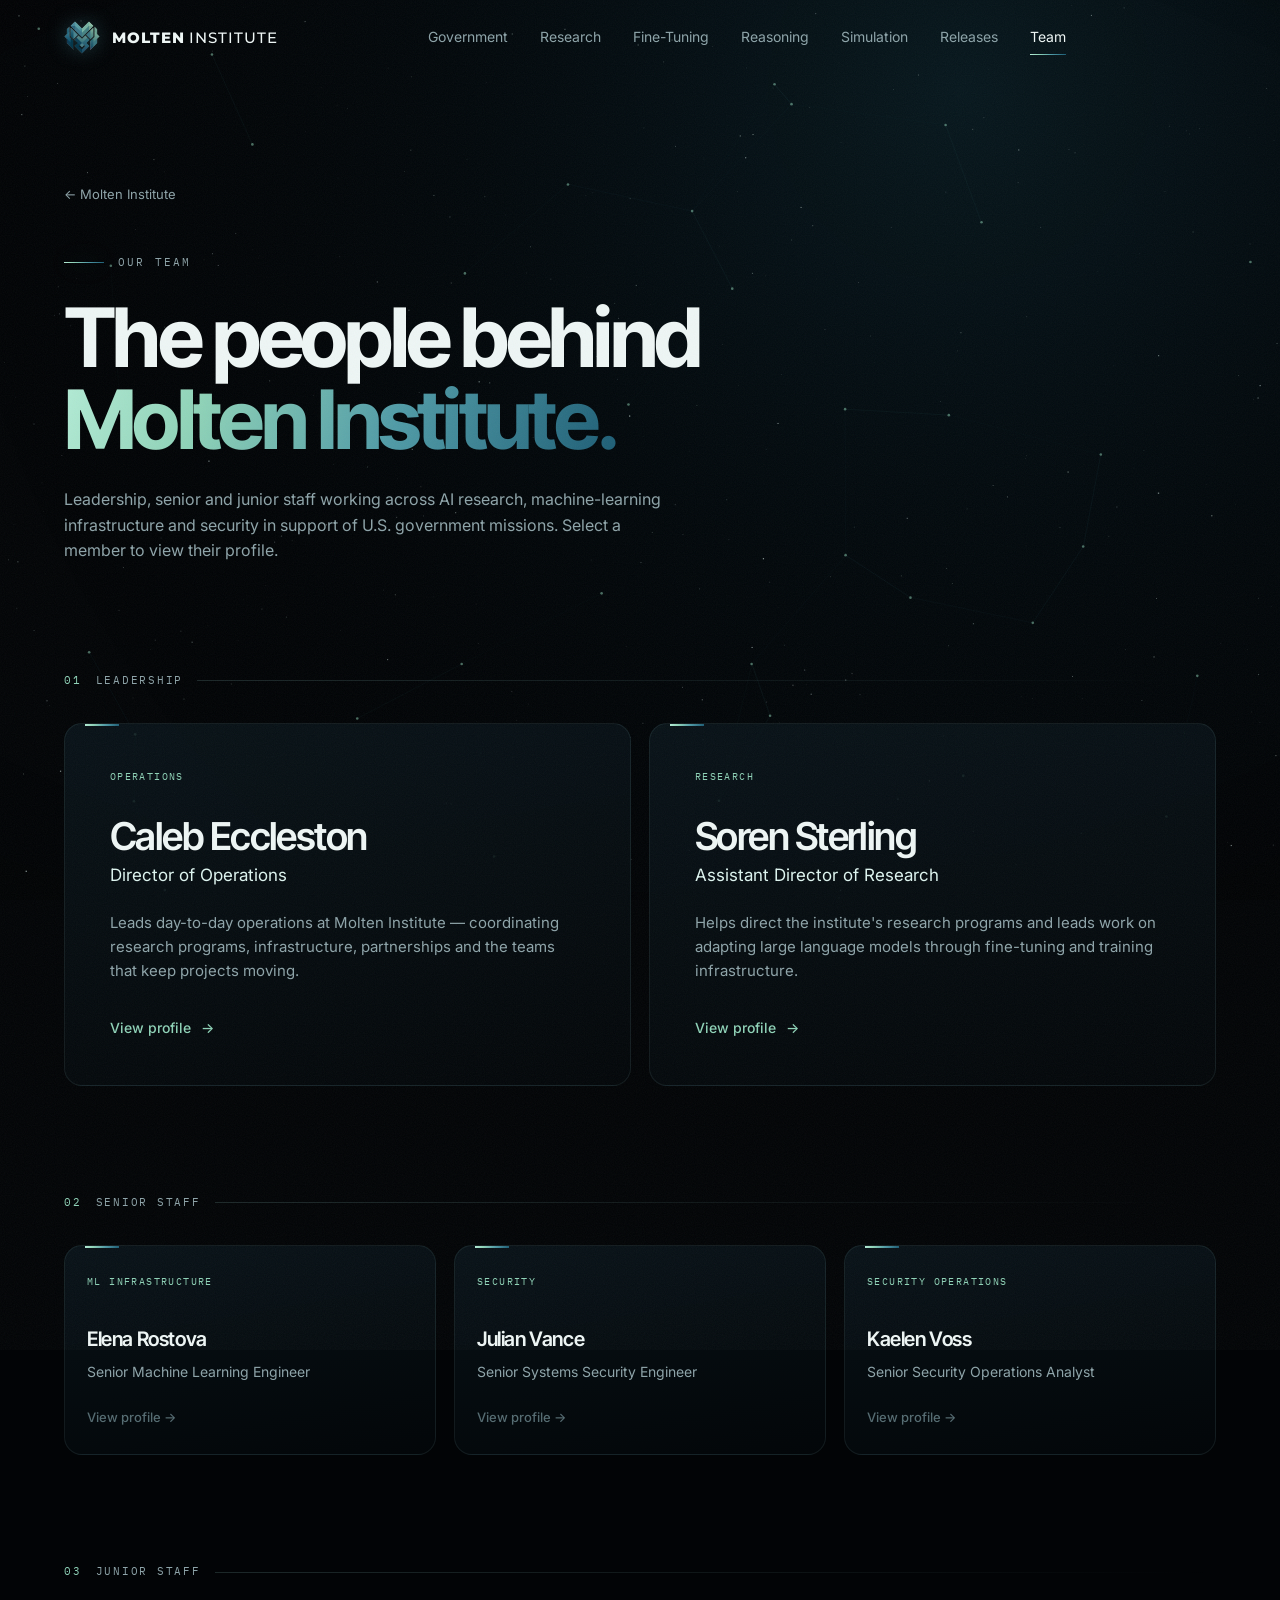
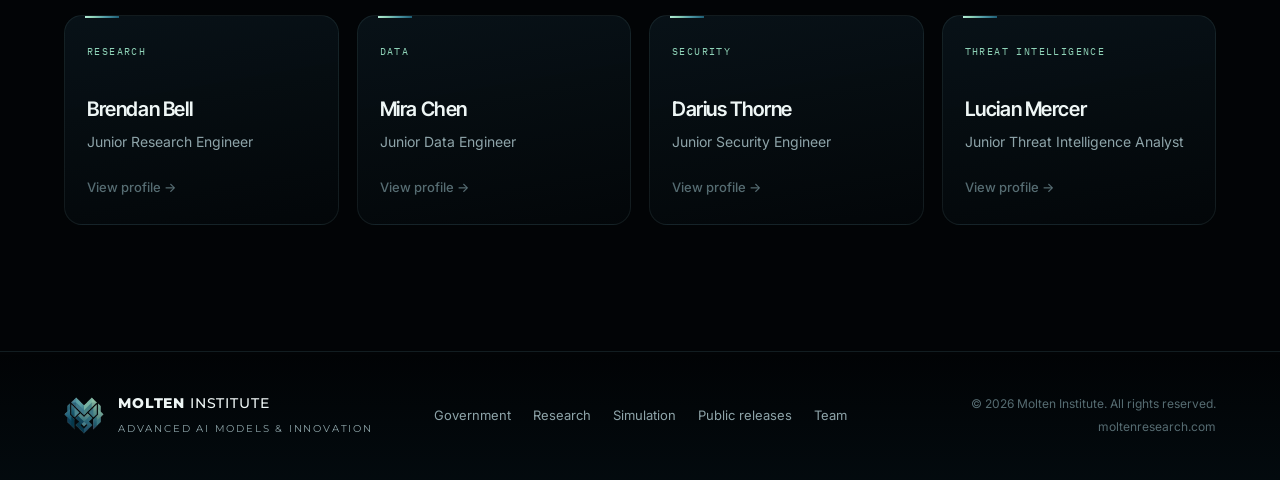
<file: team.html>
<!DOCTYPE html>
<html lang="en">
<head>
<meta charset="utf-8">
<meta name="viewport" content="width=device-width, initial-scale=1, viewport-fit=cover">
<title>Our Team — Molten Institute</title>
<meta name="description" content="The researchers and engineers of Molten Institute, working across AI research, machine-learning infrastructure and security in support of U.S. government missions.">
<meta name="theme-color" content="#020406">
<link rel="canonical" href="https://moltenresearch.com/team.html">
<meta property="og:type" content="website">
<meta property="og:title" content="Our Team — Molten Institute">
<meta property="og:url" content="https://moltenresearch.com/team.html">
<link rel="icon" href="assets/img/icon-32.png" type="image/png" sizes="32x32">
<link rel="apple-touch-icon" href="assets/img/icon-180.png">
<link rel="preconnect" href="https://fonts.googleapis.com">
<link rel="preconnect" href="https://fonts.gstatic.com" crossorigin>
<link href="https://fonts.googleapis.com/css2?family=IBM+Plex+Mono:wght@400;500&family=Inter:wght@300;400;500;600&family=Inter+Tight:wght@500;600;700;800&family=Montserrat:wght@500;700;800&display=swap" rel="stylesheet">
<link rel="stylesheet" href="assets/css/style.css">
</head>
<body class="is-ready page-team">

<canvas id="teamSky" class="layer-gl team-sky" aria-hidden="true"></canvas>
<div class="layer-grain" aria-hidden="true"></div>
<div class="layer-vignette" aria-hidden="true"></div>

<header class="nav" id="nav">
  <a href="index.html" class="brand" aria-label="Molten Institute — home">
    <img class="brand__mark" src="assets/img/logo-mark.png" alt="" width="36" height="33">
    <span class="brand__word"><b>MOLTEN</b> INSTITUTE</span>
  </a>
  <nav class="nav__links" aria-label="Primary">
    <a href="index.html#government">Government</a>
    <a href="index.html#research">Research</a>
    <a href="index.html#finetuning">Fine-Tuning</a>
    <a href="index.html#reasoning">Reasoning</a>
    <a href="index.html#simulation">Simulation</a>
    <a href="index.html#projects">Releases</a>
    <a href="team.html" class="is-active" aria-current="page">Team</a>
  </nav>
  <div class="nav__right">
    <button class="nav__burger" id="burger" aria-label="Open menu" aria-expanded="false"><span></span><span></span></button>
  </div>
</header>

<div class="mmenu" id="mmenu" aria-hidden="true">
  <nav>
    <a href="index.html#government"><small>01</small>Government</a>
    <a href="index.html#research"><small>02</small>Research</a>
    <a href="index.html#finetuning"><small>03</small>Fine-Tuning</a>
    <a href="index.html#reasoning"><small>04</small>Reasoning</a>
    <a href="index.html#simulation"><small>05</small>Simulation</a>
    <a href="index.html#projects"><small>06</small>Public Releases</a>
    <a href="team.html"><small>07</small>Our Team</a>
  </nav>
</div>

<main id="main">

<section class="section team-hero">
  <a class="team-back" href="index.html">← Molten Institute</a>
  <p class="eyebrow" data-reveal><span class="eyebrow__line"></span>Our Team</p>
  <h1 class="team-hero__title" data-reveal style="--d:1">The people behind<br><em>Molten Institute.</em></h1>
  <p class="team-hero__lede" data-reveal style="--d:2">Leadership, senior and junior staff working across AI research, machine-learning infrastructure and security in support of U.S. government missions. Select a member to view their profile.</p>
</section>

<!-- ============ LEADERSHIP ============ -->
<section class="section team-group" aria-labelledby="g-lead">
  <div class="shead" data-reveal><span class="shead__idx">01</span><span class="shead__tag" id="g-lead">Leadership</span><span class="shead__rule"></span></div>
  <div class="lead-grid">

    <button type="button" class="member member--lead" id="caleb-eccleston" data-dept="Operations" data-reveal style="--d:0">
      <span class="member__body">
        <span class="member__team">Operations</span>
        <span class="member__name">Caleb Eccleston</span>
        <span class="member__role">Director of Operations</span>
        <span class="member__summary">Leads day-to-day operations at Molten Institute — coordinating research programs, infrastructure, partnerships and the teams that keep projects moving.</span>
        <span class="member__more">View profile <i>→</i></span>
      </span>
      <template>
        <p>Leads day-to-day operations at Molten Institute — coordinating research programs, infrastructure, partnerships and the teams that keep projects moving.</p>
        <h4>Responsibilities</h4>
        <div class="chips"><span>Operations</span><span>Program coordination</span><span>Partnerships</span><span>Team leadership</span></div>
      </template>
    </button>

    <button type="button" class="member member--lead" id="soren-sterling" data-dept="Research" data-reveal style="--d:1">
      <span class="member__body">
        <span class="member__team">Research</span>
        <span class="member__name">Soren Sterling</span>
        <span class="member__role">Assistant Director of Research</span>
        <span class="member__summary">Helps direct the institute's research programs and leads work on adapting large language models through fine-tuning and training infrastructure.</span>
        <span class="member__more">View profile <i>→</i></span>
      </span>
      <template>
        <p>Helps direct the institute's research programs and leads work on adapting large language models — fine-tuning transformers, optimizing hyperparameters and maintaining training infrastructure.</p>
        <h4>Core competencies <small>Intermediate</small></h4>
        <div class="chips"><span>AI research</span><span>Transformer fine-tuning</span><span>Hyperparameter optimization</span><span>PyTorch / TensorFlow infrastructure</span></div>
        <h4>Certifications &amp; coursework</h4>
        <ul><li>DeepLearning.AI Natural Language Processing Specialization</li><li>Stanford CS224N — Deep Learning for NLP</li></ul>
      </template>
    </button>

  </div>
</section>

<!-- ============ SENIOR STAFF ============ -->
<section class="section team-group" aria-labelledby="g-senior">
  <div class="shead" data-reveal><span class="shead__idx">02</span><span class="shead__tag" id="g-senior">Senior Staff</span><span class="shead__rule"></span></div>
  <div class="team-grid team-grid--3">

    <button type="button" class="member" id="elena-rostova" data-dept="ML Infrastructure" data-reveal style="--d:0">
      <span class="member__body">
        <span class="member__team">ML Infrastructure</span>
        <span class="member__name">Elena Rostova</span>
        <span class="member__role">Senior Machine Learning Engineer</span>
      </span>
      <template>
        <p>Takes models from experiment to production: containerized training and serving pipelines, deployment and model-drift monitoring.</p>
        <h4>Core competencies <small>Intermediate</small></h4>
        <div class="chips"><span>Machine learning operations</span><span>Containerized pipelines (Docker / Kubernetes)</span><span>Model drift monitoring</span></div>
        <h4>Certifications &amp; coursework</h4>
        <ul><li>Coursera — Machine Learning Engineering for Production (MLOps)</li><li>AWS Certified Machine Learning – Specialty</li></ul>
      </template>
    </button>

    <button type="button" class="member" id="julian-vance" data-dept="Security" data-reveal style="--d:1">
      <span class="member__body">
        <span class="member__team">Security</span>
        <span class="member__name">Julian Vance</span>
        <span class="member__role">Senior Systems Security Engineer</span>
      </span>
      <template>
        <p>Focuses on low-level systems and network security, from systems programming in C, C++ and Rust to protocol and packet analysis.</p>
        <h4>Core competencies <small>Intermediate</small></h4>
        <div class="chips"><span>Low-level systems programming (C/C++, Rust)</span><span>Network protocol packet inspection</span></div>
        <h4>Certifications &amp; coursework</h4>
        <ul><li>MIT OpenCourseWare 6.828 (Distributed Systems)</li><li>Offensive Security Certified Professional (OSCP)</li></ul>
      </template>
    </button>

    <button type="button" class="member" id="kaelen-voss" data-dept="Security Operations" data-reveal style="--d:2">
      <span class="member__body">
        <span class="member__team">Security Operations</span>
        <span class="member__name">Kaelen Voss</span>
        <span class="member__role">Senior Security Operations Analyst</span>
      </span>
      <template>
        <p>Detects and responds to threats against institute systems through SIEM analytics, log-parser optimization and automated threat hunting.</p>
        <h4>Core competencies <small>Intermediate</small></h4>
        <div class="chips"><span>Blue-team anomaly detection</span><span>SIEM log-parser optimization</span><span>Automated threat-hunting scripts</span></div>
        <h4>Certifications &amp; coursework</h4>
        <ul><li>SANS SEC555 — SIEM with Tactical Analytics</li><li>Blue Team Certified Practitioner (BTCP)</li></ul>
      </template>
    </button>

  </div>
</section>

<!-- ============ JUNIOR STAFF ============ -->
<section class="section team-group" aria-labelledby="g-junior">
  <div class="shead" data-reveal><span class="shead__idx">03</span><span class="shead__tag" id="g-junior">Junior Staff</span><span class="shead__rule"></span></div>
  <div class="team-grid">

    <button type="button" class="member" id="brendan-bell" data-dept="Research" data-reveal style="--d:0">
      <span class="member__body">
        <span class="member__team">Research</span>
        <span class="member__name">Brendan Bell</span>
        <span class="member__role">Junior Research Engineer</span>
      </span>
      <template>
        <p>Supports the research team across model training, evaluation and experiment infrastructure.</p>
        <h4>Focus areas</h4>
        <div class="chips"><span>Model training</span><span>Evaluation</span><span>Experiment infrastructure</span></div>
      </template>
    </button>

    <button type="button" class="member" id="mira-chen" data-dept="Data" data-reveal style="--d:1">
      <span class="member__body">
        <span class="member__team">Data</span>
        <span class="member__name">Mira Chen</span>
        <span class="member__role">Junior Data Engineer</span>
      </span>
      <template>
        <p>Builds the data pipelines behind our models — ingestion, sanitization and feature engineering for anomaly-detection systems.</p>
        <h4>Core competencies <small>Intermediate</small></h4>
        <div class="chips"><span>Data ingestion &amp; sanitization</span><span>Feature engineering for anomaly detection</span></div>
        <h4>Certifications &amp; coursework</h4>
        <ul><li>HarvardX Data Science Professional Certificate</li><li>Fast.ai — Practical Deep Learning for Coders</li></ul>
      </template>
    </button>

    <button type="button" class="member" id="darius-thorne" data-dept="Security" data-reveal style="--d:2">
      <span class="member__body">
        <span class="member__team">Security</span>
        <span class="member__name">Darius Thorne</span>
        <span class="member__role">Junior Security Engineer</span>
      </span>
      <template>
        <p>Automates security and engineering workflows in Python, Bash and Go, and implements cryptographic primitives.</p>
        <h4>Core competencies <small>Intermediate</small></h4>
        <div class="chips"><span>Scripting &amp; automation (Python, Bash, Go)</span><span>Cryptographic primitives implementation</span></div>
        <h4>Certifications &amp; coursework</h4>
        <ul><li>GIAC Penetration Tester (GPEN)</li><li>Security Architecture &amp; Systems Design — Carnegie Mellon SEI</li></ul>
      </template>
    </button>

    <button type="button" class="member" id="lucian-mercer" data-dept="Threat Intelligence" data-reveal style="--d:3">
      <span class="member__body">
        <span class="member__team">Threat Intelligence</span>
        <span class="member__name">Lucian Mercer</span>
        <span class="member__role">Junior Threat Intelligence Analyst</span>
      </span>
      <template>
        <p>Integrates threat-intelligence telemetry into our defenses and builds automation for defensive operations.</p>
        <h4>Core competencies <small>Intermediate</small></h4>
        <div class="chips"><span>Threat-intelligence telemetry integration</span><span>Defensive scripting automation</span></div>
        <h4>Certifications &amp; coursework</h4>
        <ul><li>Practical Cyber Threat Intelligence — TCM Security</li><li>Certified Threat Intelligence Analyst (CTIA)</li></ul>
      </template>
    </button>

  </div>
</section>

</main>

<footer class="footer footer--slim" id="footer">
  <div class="footer__row">
    <div class="footer__brand">
      <img src="assets/img/logo-mark.png" alt="" width="40" height="37">
      <div><b><strong>MOLTEN</strong> INSTITUTE</b><span>Advanced AI models &amp; innovation</span></div>
    </div>
    <nav class="footer__links" aria-label="Footer">
      <a href="index.html#government">Government</a><a href="index.html#research">Research</a><a href="index.html#simulation">Simulation</a><a href="index.html#projects">Public releases</a><a href="team.html">Team</a>
    </nav>
    <div class="footer__legal">© <span id="year">2026</span> Molten Institute. All rights reserved.<br>moltenresearch.com</div>
  </div>
</footer>

<!-- ============ PROFILE ============ -->
<div class="profile" id="profile" role="dialog" aria-modal="true" aria-labelledby="profileName" aria-hidden="true">
  <div class="profile__backdrop" data-close-profile></div>
  <div class="profile__panel">
    <button class="profile__close" data-close-profile aria-label="Close profile">✕</button>
    <div class="profile__body">
      <span class="profile__team" id="profileTeam"></span>
      <h2 class="profile__name" id="profileName"></h2>
      <p class="profile__role" id="profileRole"></p>
      <div class="profile__content" id="profileContent"></div>
    </div>
  </div>
</div>

<script src="assets/js/core.js" defer></script>
<script src="assets/js/team.js" defer></script>
</body>
</html>
</file>
<file: assets/css/style.css>
/* ==========================================================================
   MOLTEN INSTITUTE — moltenresearch.com
   Palette derived from the institute mark: abyss → deep → teal → sea → mint.
   ========================================================================== */

:root {
  --bg: #020406;
  --bg-2: #060c10;
  --panel: rgba(8, 18, 24, .72);
  --line: rgba(160, 220, 215, .09);
  --line-2: rgba(160, 220, 215, .17);
  --text: #eef6f5;
  --muted: #8ea4a9;
  --dim: #566c72;
  --abyss: #093849;
  --deep: #1c5c74;
  --teal: #4f9aa6;
  --sea: #50889b;
  --mint: #8fd3b8;
  --ice: #dff6f1;
  --danger: #ff7a7a;
  --grad: linear-gradient(110deg, #b4ecd6 0%, #8fd3b8 25%, #4f9aa6 60%, #1c5c74 100%);
  --grad-v: linear-gradient(180deg, #ffffff 0%, #c9efe2 45%, #78b3a4 100%);
  --glow: 0 0 24px rgba(143, 211, 184, .35), 0 0 80px rgba(79, 154, 166, .18);

  --f-display: "Inter Tight", "Inter", system-ui, sans-serif;
  --f-body: "Inter", system-ui, -apple-system, "Segoe UI", sans-serif;
  --f-mono: "IBM Plex Mono", ui-monospace, Consolas, monospace;
  --f-word: "Montserrat", "Inter", sans-serif;

  --pad: clamp(20px, 5vw, 84px);
  --ease: cubic-bezier(.16, 1, .3, 1);
  --ease-io: cubic-bezier(.77, 0, .175, 1);
  --nav-h: 76px;
  --r: 18px;
}

*, *::before, *::after { box-sizing: border-box; }
html { -webkit-text-size-adjust: 100%; scroll-behavior: smooth; }
body { margin: 0; background: var(--bg); color: var(--text); font-family: var(--f-body); font-size: 16px; line-height: 1.6; -webkit-font-smoothing: antialiased; overflow-x: hidden; }
body.is-loading { overflow: hidden; }
img, svg, canvas { display: block; max-width: 100%; }
a { color: inherit; text-decoration: none; }
button { font: inherit; color: inherit; background: none; border: 0; padding: 0; cursor: pointer; }
ul, ol { margin: 0; padding: 0; list-style: none; }
h1, h2, h3, h4, p { margin: 0; }
em { font-style: normal; }
kbd { font-family: var(--f-mono); font-size: 10px; padding: 2px 6px; border: 1px solid var(--line-2); border-radius: 4px; background: rgba(255, 255, 255, .03); color: var(--muted); }
::selection { background: var(--mint); color: #021014; }
:focus-visible { outline: 1px solid var(--mint); outline-offset: 4px; }

@media (hover: hover) and (pointer: fine) {
  body.has-cursor, body.has-cursor a, body.has-cursor button, body.has-cursor [data-cursor], body.has-cursor input { cursor: none; }
}

/* ==========================================================================
   LAYERS
   ========================================================================== */
.layer-gl, .layer-cosmos { position: fixed; inset: 0; width: 100vw; height: 100vh; pointer-events: none; }
.layer-gl { z-index: 0; opacity: 0; transition: opacity 1s ease; }
body.is-ready .layer-gl { opacity: var(--gl-op, 1); transition: opacity .25s linear; }
.layer-cosmos { z-index: 1; }
.layer-grain {
  position: fixed; inset: -50%; z-index: 90; pointer-events: none; opacity: .05;
  background-image: url("data:image/svg+xml;utf8,<svg xmlns='http://www.w3.org/2000/svg' width='160' height='160'><filter id='n'><feTurbulence type='fractalNoise' baseFrequency='.9' numOctaves='3' stitchTiles='stitch'/></filter><rect width='100%' height='100%' filter='url(%23n)'/></svg>");
  animation: grain 1s steps(6) infinite;
}
@keyframes grain { 0%,100% { transform: translate(0,0); } 20% { transform: translate(-3%,2%); } 40% { transform: translate(2%,-3%); } 60% { transform: translate(-2%,-1%); } 80% { transform: translate(3%,3%); } }
.layer-vignette { position: fixed; inset: 0; z-index: 2; pointer-events: none; background: radial-gradient(120% 90% at 50% 45%, transparent 60%, rgba(0, 0, 0, .7) 100%); }
main, .footer, .nav, .rail { position: relative; z-index: 5; }

.progress { position: fixed; top: 0; left: 0; right: 0; height: 2px; z-index: 120; pointer-events: none; }
.progress span { display: block; height: 100%; transform-origin: 0 50%; transform: scaleX(0); background: var(--grad); box-shadow: var(--glow); }

/* ==========================================================================
   CURSOR
   ========================================================================== */
.cursor { position: fixed; top: 0; left: 0; z-index: 200; pointer-events: none; display: none; }
body.has-cursor .cursor { display: block; }
.cursor__dot, .cursor__ring { position: fixed; top: 0; left: 0; border-radius: 50%; will-change: transform; }
.cursor__dot { width: 5px; height: 5px; margin: -2.5px 0 0 -2.5px; background: var(--ice); box-shadow: 0 0 10px var(--mint); }
.cursor__ring { width: 36px; height: 36px; margin: -18px 0 0 -18px; border: 1px solid rgba(143, 211, 184, .45); display: grid; place-items: center; transition: width .35s var(--ease), height .35s var(--ease), margin .35s var(--ease), background .35s, border-color .35s; }
.cursor__label { font-family: var(--f-mono); font-size: 10px; letter-spacing: .1em; color: #021014; opacity: 0; transition: opacity .2s; }
.cursor.is-hover .cursor__ring { width: 58px; height: 58px; margin: -29px 0 0 -29px; border-color: var(--mint); background: rgba(143, 211, 184, .07); }
.cursor.is-label .cursor__ring { width: 70px; height: 70px; margin: -35px 0 0 -35px; background: var(--mint); border-color: var(--mint); box-shadow: var(--glow); }
.cursor.is-label .cursor__label { opacity: 1; }
.cursor.is-down .cursor__ring { width: 90px; height: 90px; margin: -45px 0 0 -45px; border-color: rgba(223, 246, 241, .8); background: radial-gradient(circle, rgba(0,0,0,.6) 0 30%, transparent 60%); }

/* ==========================================================================
   LOADER
   ========================================================================== */
.loader { position: fixed; inset: 0; z-index: 300; background: var(--bg); display: grid; place-items: center; transition: opacity 1s var(--ease), visibility 1s; }
.loader.is-done { opacity: 0; visibility: hidden; pointer-events: none; }
.loader__inner { display: flex; flex-direction: column; align-items: center; text-align: center; transition: transform 1.1s var(--ease), opacity .8s; }
.loader.is-done .loader__inner { transform: scale(.85); opacity: 0; }
.loader__mark { width: 120px; height: auto; filter: drop-shadow(0 0 30px rgba(79, 154, 166, .45)); animation: markIn 1.2s var(--ease) both; }
@keyframes markIn { from { opacity: 0; transform: scale(.7) rotate(-8deg); filter: blur(10px); } to { opacity: 1; transform: none; filter: drop-shadow(0 0 30px rgba(79, 154, 166, .45)); } }
.loader__word { margin-top: 26px; font-family: var(--f-word); font-weight: 500; font-size: 22px; letter-spacing: .08em; color: var(--ice); animation: fadeUp 1s var(--ease) .25s both; }
.loader__word b { font-weight: 800; }
.loader__tag { margin-top: 8px; font-family: var(--f-word); font-weight: 500; font-size: 10px; letter-spacing: .26em; text-transform: uppercase; color: var(--muted); animation: fadeUp 1s var(--ease) .4s both; }
.loader__bar { margin-top: 30px; width: 180px; height: 1px; background: var(--line-2); overflow: hidden; }
.loader__bar span { display: block; height: 100%; width: 0; background: var(--grad); box-shadow: var(--glow); }
@keyframes fadeUp { from { opacity: 0; transform: translateY(10px); } to { opacity: 1; transform: none; } }

/* ==========================================================================
   NAV
   ========================================================================== */
.nav { position: fixed; top: 0; left: 0; right: 0; z-index: 110; height: var(--nav-h); display: flex; align-items: center; justify-content: space-between; gap: 24px; padding: 0 var(--pad); border-bottom: 1px solid transparent; transition: background .5s, border-color .5s, transform .8s var(--ease); transform: translateY(-110%); }
body.is-ready .nav { transform: none; transition-delay: .5s; }
.nav.is-scrolled { background: rgba(2, 4, 6, .65); backdrop-filter: blur(14px) saturate(140%); -webkit-backdrop-filter: blur(14px) saturate(140%); border-color: var(--line); }
.brand { display: flex; align-items: center; gap: 12px; }
.brand__mark { width: 36px; height: auto; filter: drop-shadow(0 0 10px rgba(79, 154, 166, .35)); }
.brand__word { font-family: var(--f-word); font-weight: 500; font-size: 15px; letter-spacing: .06em; white-space: nowrap; }
.brand__word b { font-weight: 800; }
.nav__links { display: flex; gap: 32px; font-size: 14px; }
.nav__links a { position: relative; color: var(--muted); transition: color .3s; padding: 6px 0; }
.nav__links a::after { content: ""; position: absolute; left: 0; right: 0; bottom: 0; height: 1px; background: var(--grad); transform: scaleX(0); transform-origin: right; transition: transform .5s var(--ease); }
.nav__links a:hover, .nav__links a.is-active { color: var(--text); }
.nav__links a:hover::after, .nav__links a.is-active::after { transform: scaleX(1); transform-origin: left; }
.nav__right { display: flex; align-items: center; gap: 12px; }
.nav__cmd { display: flex; align-items: center; gap: 6px; padding: 8px 10px 8px 14px; border-radius: 99px; border: 1px solid var(--line-2); background: rgba(255, 255, 255, .02); font-size: 13px; color: var(--muted); transition: border-color .3s, color .3s; }
.nav__cmd span { margin-right: 10px; }
.nav__cmd:hover { border-color: var(--mint); color: var(--text); }
.nav__burger { display: none; width: 40px; height: 40px; position: relative; }
.nav__burger span { position: absolute; left: 10px; right: 10px; height: 1px; background: var(--text); transition: transform .4s var(--ease), top .4s var(--ease); }
.nav__burger span:first-child { top: 16px; }
.nav__burger span:last-child { top: 24px; }
.nav__burger[aria-expanded="true"] span:first-child { top: 20px; transform: rotate(45deg); }
.nav__burger[aria-expanded="true"] span:last-child { top: 20px; transform: rotate(-45deg); }
.mmenu { position: fixed; inset: 0; z-index: 105; background: rgba(2, 4, 6, .96); backdrop-filter: blur(20px); display: flex; flex-direction: column; justify-content: center; padding: var(--pad); clip-path: circle(0% at calc(100% - 40px) 38px); transition: clip-path .8s var(--ease-io); }
.mmenu.is-open { clip-path: circle(150% at calc(100% - 40px) 38px); }
.mmenu nav { display: flex; flex-direction: column; gap: 8px; }
.mmenu nav a { font-family: var(--f-display); font-size: clamp(30px, 9vw, 52px); font-weight: 600; letter-spacing: -.02em; line-height: 1.15; display: flex; align-items: baseline; gap: 16px; }
.mmenu nav a small { font-family: var(--f-mono); font-size: 11px; color: var(--mint); font-weight: 400; }

.rail { position: fixed; right: 16px; top: 50%; transform: translateY(-50%); z-index: 100; display: flex; flex-direction: column; gap: 12px; opacity: 0; transition: opacity .8s .8s; }
body.is-ready .rail { opacity: 1; }
.rail a { position: relative; display: flex; align-items: center; justify-content: flex-end; gap: 10px; font-family: var(--f-mono); font-size: 9px; letter-spacing: .14em; color: var(--dim); }
.rail a em { position: absolute; right: calc(100% + 6px); white-space: nowrap; opacity: 0; transform: translateX(6px); transition: opacity .3s, transform .3s var(--ease); }
.rail a span { position: relative; padding-right: 18px; transition: color .3s; }
.rail a span::after { content: ""; position: absolute; right: 0; top: 50%; width: 10px; height: 1px; background: currentColor; transition: width .4s var(--ease), background .3s; }
.rail:hover a em { opacity: .6; transform: none; }
.rail a:hover em { opacity: 1; }
.rail a.is-active { color: var(--text); }
.rail a.is-active span::after { width: 14px; background: var(--mint); box-shadow: 0 0 8px var(--mint); }

/* ==========================================================================
   BUTTONS
   ========================================================================== */
.btn { --h: 50px; position: relative; display: inline-flex; align-items: center; gap: 14px; height: var(--h); padding: 0 26px; border-radius: 999px; overflow: hidden; isolation: isolate; font-size: 14px; font-weight: 500; letter-spacing: .01em; transition: transform .4s var(--ease), box-shadow .4s, color .4s, border-color .4s; will-change: transform; white-space: nowrap; }
.btn i { font-style: normal; display: inline-block; transition: transform .45s var(--ease); }
.btn:hover i { transform: translateX(3px); }
.btn--primary { color: #021014; background: var(--grad); background-size: 180% 100%; box-shadow: 0 0 0 1px rgba(180, 236, 214, .35) inset, 0 8px 40px rgba(79, 154, 166, .3); animation: gradShift 7s ease-in-out infinite; }
.btn--primary::before { content: ""; position: absolute; inset: 0; z-index: -1; background: radial-gradient(120px circle at var(--bx, 50%) var(--by, 50%), rgba(255, 255, 255, .6), transparent 60%); opacity: 0; transition: opacity .3s; }
.btn--primary:hover::before { opacity: 1; }
.btn--primary:hover { box-shadow: 0 0 0 1px rgba(223, 246, 241, .6) inset, 0 10px 60px rgba(143, 211, 184, .45); }
@keyframes gradShift { 50% { background-position: 100% 0; } }
.btn--ghost { color: var(--text); border: 1px solid var(--line-2); background: rgba(255, 255, 255, .02); backdrop-filter: blur(6px); }
.btn--ghost::before { content: ""; position: absolute; inset: 0; z-index: -1; background: var(--grad); transform: translateY(101%); transition: transform .55s var(--ease); }
.btn--ghost:hover { color: #021014; border-color: transparent; }
.btn--ghost:hover::before { transform: none; }
.btn--sm { --h: 40px; padding: 0 18px; font-size: 13px; }
.btn--lg { --h: 60px; padding: 0 32px; font-size: 15px; }

/* ==========================================================================
   SHARED
   ========================================================================== */
.section { position: relative; padding: clamp(110px, 16vh, 190px) var(--pad); }
.shead { display: flex; align-items: center; gap: 14px; font-family: var(--f-mono); font-size: 11px; letter-spacing: .16em; text-transform: uppercase; margin-bottom: 34px; }
.shead__idx { color: var(--mint); }
.shead__tag { color: var(--muted); }
.shead__rule { flex: 1; height: 1px; background: linear-gradient(90deg, var(--line-2), transparent); transform-origin: left; transform: scaleX(0); transition: transform 1.6s var(--ease) .2s; }
.shead.is-in .shead__rule { transform: none; }
.stitle-wrap { display: grid; grid-template-columns: 1.2fr 1fr; gap: 40px; align-items: end; margin-bottom: clamp(48px, 7vh, 84px); }
.stitle { font-family: var(--f-display); font-weight: 600; font-size: clamp(38px, 5.8vw, 92px); line-height: 1; letter-spacing: -.04em; }
.stitle em, .closing__title em { background: var(--grad); -webkit-background-clip: text; background-clip: text; color: transparent; }
.slede { color: var(--muted); font-size: clamp(15px, 1.15vw, 18px); max-width: 540px; justify-self: end; }
.eyebrow { display: inline-flex; align-items: center; gap: 14px; font-family: var(--f-mono); font-size: 11px; letter-spacing: .2em; text-transform: uppercase; color: var(--muted); }
.eyebrow__line { width: 40px; height: 1px; background: var(--grad); box-shadow: var(--glow); }
.panel { border-radius: 20px; border: 1px solid var(--line-2); background: linear-gradient(170deg, rgba(10, 22, 28, .88), rgba(3, 7, 10, .94)); overflow: hidden; box-shadow: 0 50px 140px -40px rgba(28, 92, 116, .45); backdrop-filter: blur(10px); }
.panel__chrome { display: flex; align-items: center; gap: 8px; padding: 14px 20px; border-bottom: 1px solid var(--line); font-family: var(--f-mono); font-size: 11px; color: var(--muted); }
.panel__chrome .dot { width: 10px; height: 10px; border-radius: 50%; background: #18242a; }
.panel__chrome .dot:first-child { background: var(--mint); box-shadow: 0 0 8px var(--mint); }
.panel__title { margin-left: 14px; letter-spacing: .04em; }

.split-char { display: inline-block; transform: translateY(105%); opacity: 0; transition: transform 1.1s var(--ease), opacity 1.1s var(--ease); transition-delay: calc(var(--i) * 20ms); }
.split-word { display: inline-block; overflow: hidden; padding-bottom: .1em; margin-bottom: -.1em; vertical-align: top; }
em .split-char { background: var(--grad); -webkit-background-clip: text; background-clip: text; color: transparent; }
.is-in .split-char { transform: none; opacity: 1; }
[data-reveal] { opacity: 0; transform: translateY(40px); transition: opacity 1.1s var(--ease), transform 1.1s var(--ease); transition-delay: calc(var(--d, 0) * 90ms); }
[data-reveal].is-in { opacity: 1; transform: none; }

/* ==========================================================================
   HERO
   ========================================================================== */
.hero { position: relative; min-height: 100vh; min-height: 100svh; display: flex; align-items: center; padding: calc(var(--nav-h) + 30px) var(--pad) 120px; overflow: hidden; }
.hero__scrim { position: absolute; inset: 0; z-index: 2; pointer-events: none; background: radial-gradient(70% 80% at 18% 52%, rgba(2, 4, 6, .78) 0%, rgba(2, 4, 6, .35) 45%, transparent 70%); }
.hero__content { position: relative; z-index: 3; max-width: 760px; pointer-events: none; }
.hero__content a { pointer-events: auto; }
.hero__eyebrow { margin-bottom: 28px; opacity: 0; transform: translateY(14px); transition: all 1s var(--ease) .3s; }
.hero__title { font-family: var(--f-display); font-weight: 700; font-size: clamp(44px, 6.6vw, 112px); line-height: .98; letter-spacing: -.045em; margin-bottom: 28px; }
.hero__title .line { display: block; overflow: hidden; padding: .04em 0 .08em; }
.hero__title .word { display: inline-block; transform: translateY(110%); transition: transform 1.4s var(--ease) .2s; background: var(--grad-v); -webkit-background-clip: text; background-clip: text; color: transparent; }
.hero__title .line:nth-child(2) .word { transition-delay: .34s; }
.hero__title .word--grad { background: var(--grad); -webkit-background-clip: text; background-clip: text; }
.hero__sub { color: #b6c7ca; font-size: clamp(16px, 1.3vw, 19px); max-width: 560px; margin-bottom: 40px; opacity: 0; transform: translateY(14px); transition: all 1s var(--ease) .6s; }
.hero__cta { display: flex; flex-wrap: wrap; gap: 12px; opacity: 0; transform: translateY(14px); transition: all 1s var(--ease) .75s; }
body.is-ready .hero__title .word, body.is-ready .hero__eyebrow, body.is-ready .hero__sub, body.is-ready .hero__cta { transform: none; opacity: 1; }

.hero__hint { position: absolute; z-index: 3; left: 50%; bottom: 36px; transform: translateX(-50%); display: flex; gap: 22px; font-size: 12px; color: var(--muted); opacity: 0; transition: opacity 1s 1.6s; pointer-events: none; white-space: nowrap; }
.hero__hint kbd { margin-right: 6px; color: var(--ice); border-color: rgba(143, 211, 184, .3); }
body.is-ready .hero__hint { opacity: 1; }
.hud { position: absolute; z-index: 3; display: flex; flex-direction: column; gap: 4px; font-family: var(--f-mono); font-size: 10px; letter-spacing: .1em; opacity: 0; transition: opacity 1s 1.4s; pointer-events: none; }
body.is-ready .hud { opacity: 1; }
.hud__k { color: var(--dim); text-transform: uppercase; }
.hud__v { color: var(--ice); font-variant-numeric: tabular-nums; }
.hud__v b { font-weight: 500; color: var(--mint); }
.hud--bl { bottom: 32px; left: var(--pad); }
.hud--br { bottom: 32px; right: calc(var(--pad) + 30px); align-items: flex-end; text-align: right; }
.scroll-cue { position: absolute; z-index: 3; left: 50%; bottom: 0; transform: translateX(-50%); width: 1px; height: 26px; opacity: 0; transition: opacity 1s 1.8s; }
body.is-ready .scroll-cue { opacity: 1; }
.scroll-cue i { position: absolute; inset: 0; background: linear-gradient(var(--mint), transparent); }
.pulse { width: 7px; height: 7px; border-radius: 50%; background: var(--mint); box-shadow: 0 0 10px var(--mint); position: relative; display: inline-block; }
.pulse::after { content: ""; position: absolute; inset: -4px; border-radius: 50%; border: 1px solid var(--mint); animation: ping 1.8s var(--ease) infinite; }
@keyframes ping { 0% { transform: scale(.5); opacity: 1; } 100% { transform: scale(2.4); opacity: 0; } }

/* ==========================================================================
   TICKER
   ========================================================================== */
.ticker { position: relative; z-index: 5; overflow: hidden; border-block: 1px solid var(--line); background: rgba(2, 4, 6, .6); backdrop-filter: blur(8px); padding: 22px 0; }
.ticker__track { display: flex; width: max-content; gap: 36px; align-items: center; animation: tick 46s linear infinite; font-family: var(--f-display); font-weight: 500; font-size: clamp(20px, 2.4vw, 34px); letter-spacing: -.02em; will-change: transform; }
.ticker__track span:nth-of-type(odd) { color: transparent; -webkit-text-stroke: 1px rgba(223, 246, 241, .4); }
.ticker__track b { color: var(--mint); font-size: .45em; text-shadow: var(--glow); }
@keyframes tick { to { transform: translateX(-50%); } }

/* ==========================================================================
   ABOUT
   ========================================================================== */
.about__text { font-family: var(--f-display); font-weight: 500; font-size: clamp(26px, 3.9vw, 62px); line-height: 1.15; letter-spacing: -.03em; max-width: 1400px; }
.mword { color: rgba(238, 246, 245, .12); transition: color .35s, text-shadow .35s; }
.mword.is-lit { color: var(--text); }
.mword.is-key.is-lit { color: var(--mint); text-shadow: 0 0 28px rgba(143, 211, 184, .45); }
.principles { margin-top: clamp(80px, 12vh, 130px); display: grid; grid-template-columns: repeat(3, 1fr); border-top: 1px solid var(--line); }
.principle { padding: 36px 32px 10px 0; }
.principle + .principle { padding-left: 32px; border-left: 1px solid var(--line); }
.principle__no { font-family: var(--f-mono); font-size: 12px; color: var(--mint); }
.principle h3 { font-family: var(--f-display); font-weight: 600; font-size: clamp(24px, 2.2vw, 34px); letter-spacing: -.02em; margin: 14px 0 12px; }
.principle p { color: var(--muted); }

/* ==========================================================================
   RESEARCH CARDS
   ========================================================================== */
.rgrid { display: grid; grid-template-columns: repeat(3, 1fr); gap: 18px; perspective: 1400px; }
.rcard {
  --mx: 50%; --my: 50%; --rx: 0deg; --ry: 0deg; --ty: 50px;
  position: relative; min-height: 460px; padding: 28px; border-radius: var(--r); overflow: hidden; isolation: isolate; display: flex; flex-direction: column; cursor: pointer;
  background: linear-gradient(160deg, rgba(12, 26, 32, .85), rgba(4, 9, 12, .92)); border: 1px solid var(--line);
  transform: translateY(var(--ty)) rotateX(var(--rx)) rotateY(var(--ry)); transform-style: preserve-3d;
  transition: border-color .5s, box-shadow .5s, opacity 1.1s var(--ease), transform 1.1s var(--ease);
  transition-delay: 0s, 0s, calc(var(--d, 0) * 90ms), calc(var(--d, 0) * 90ms);
  backdrop-filter: blur(10px);
}
.rcard.is-in { --ty: 0px; transform: translateY(var(--ty)) rotateX(var(--rx)) rotateY(var(--ry)); }
.rcard.is-settled { transition-delay: 0s; transition-duration: .5s, .5s, .5s, .6s; }
.rcard.is-tilting { transition: border-color .5s, box-shadow .5s, opacity 1.1s var(--ease), transform .12s linear; transition-delay: 0s; }
.rcard::before { content: ""; position: absolute; inset: 0; border-radius: inherit; padding: 1px; z-index: 2; pointer-events: none; background: radial-gradient(300px circle at var(--mx) var(--my), rgba(143, 211, 184, .9), transparent 60%); -webkit-mask: linear-gradient(#000 0 0) content-box, linear-gradient(#000 0 0); -webkit-mask-composite: xor; mask-composite: exclude; opacity: 0; transition: opacity .4s; }
.rcard:hover::before, .rcard:focus-visible::before { opacity: 1; }
.rcard:hover { box-shadow: 0 30px 80px -20px rgba(28, 92, 116, .55), 0 0 0 1px rgba(143, 211, 184, .12); }
.rcard__glare { position: absolute; inset: 0; z-index: -1; pointer-events: none; background: radial-gradient(500px circle at var(--mx) var(--my), rgba(79, 154, 166, .16), transparent 45%); opacity: 0; transition: opacity .4s; }
.rcard:hover .rcard__glare { opacity: 1; }
.rcard__viz { position: absolute; left: 0; right: 0; top: 0; width: 100%; height: 56%; z-index: -1; opacity: .8; transition: opacity .5s; -webkit-mask: linear-gradient(#000 40%, transparent); mask: linear-gradient(#000 40%, transparent); }
.rcard:hover .rcard__viz { opacity: 1; }
.rcard__top { display: flex; justify-content: space-between; font-family: var(--f-mono); font-size: 11px; letter-spacing: .12em; text-transform: uppercase; color: var(--muted); transform: translateZ(30px); }
.rcard__no { color: var(--mint); }
.rcard__title { margin-top: auto; font-family: var(--f-display); font-weight: 600; font-size: clamp(22px, 1.9vw, 30px); line-height: 1.1; letter-spacing: -.025em; transform: translateZ(40px); }
.rcard__desc { margin-top: 14px; color: var(--muted); font-size: 15px; transform: translateZ(25px); }
.rcard__tags { display: flex; flex-wrap: wrap; gap: 6px; margin-top: 20px; transform: translateZ(20px); }
.rcard__tags li { font-family: var(--f-mono); font-size: 10px; padding: 5px 10px; border: 1px solid var(--line-2); border-radius: 99px; color: var(--muted); }
.rcard__more { margin-top: 22px; padding-top: 18px; border-top: 1px solid var(--line); display: flex; justify-content: space-between; align-items: center; font-size: 13px; font-weight: 500; transition: color .3s; transform: translateZ(20px); }
.rcard__more i { font-style: normal; width: 24px; height: 24px; display: grid; place-items: center; border: 1px solid var(--line-2); border-radius: 50%; transition: transform .5s var(--ease), background .3s, color .3s; }
.rcard:hover .rcard__more { color: var(--mint); }
.rcard:hover .rcard__more i { transform: rotate(90deg); background: var(--mint); color: #021014; border-color: var(--mint); }

/* ==========================================================================
   DOSSIER
   ========================================================================== */
.dossier { position: fixed; inset: 0; z-index: 150; display: grid; place-items: center; padding: 20px; visibility: hidden; pointer-events: none; }
.dossier.is-open { visibility: visible; pointer-events: auto; }
.dossier__backdrop { position: absolute; inset: 0; background: rgba(1, 3, 4, .72); backdrop-filter: blur(10px); opacity: 0; transition: opacity .5s; }
.dossier.is-open .dossier__backdrop { opacity: 1; }
.dossier__panel { position: relative; width: min(760px, 100%); max-height: 86vh; overflow: auto; padding: clamp(26px, 4vw, 48px); border-radius: 20px; background: linear-gradient(170deg, #0b171c, #03070a); border: 1px solid rgba(143, 211, 184, .22); box-shadow: 0 40px 120px rgba(0, 0, 0, .7), 0 0 80px rgba(28, 92, 116, .25); clip-path: inset(50% 0 50% 0 round 20px); transition: clip-path .7s var(--ease-io); }
.dossier.is-open .dossier__panel { clip-path: inset(0 0 0 0 round 20px); }
.dossier__panel::before { content: ""; position: absolute; left: 0; right: 0; top: 0; height: 2px; background: var(--grad); box-shadow: var(--glow); }
.dossier__head { display: flex; align-items: center; gap: 16px; font-family: var(--f-mono); font-size: 11px; letter-spacing: .14em; text-transform: uppercase; color: var(--muted); }
.dossier__no { color: var(--mint); }
.dossier__close { margin-left: auto; width: 38px; height: 38px; border-radius: 50%; border: 1px solid var(--line-2); display: grid; place-items: center; transition: background .3s, transform .5s var(--ease), color .3s; }
.dossier__close:hover { background: var(--mint); color: #021014; transform: rotate(90deg); }
.dossier__title { font-family: var(--f-display); font-weight: 600; font-size: clamp(30px, 4vw, 50px); line-height: 1.02; letter-spacing: -.035em; margin: 26px 0; }
.dossier__content p { color: #bccacd; margin-bottom: 14px; }
.dossier__content a { color: var(--mint); border-bottom: 1px solid currentColor; }
.dossier__content h4 { font-family: var(--f-mono); font-weight: 400; font-size: 11px; letter-spacing: .16em; text-transform: uppercase; color: var(--mint); margin: 30px 0 14px; }
.dossier__content ul li { position: relative; padding: 12px 0 12px 28px; border-top: 1px solid var(--line); }
.dossier__content ul li::before { content: "→"; position: absolute; left: 0; top: 12px; color: var(--mint); }
.chips { display: flex; flex-wrap: wrap; gap: 8px; }
.chips span { font-family: var(--f-mono); font-size: 11px; padding: 7px 12px; border-radius: 99px; background: rgba(143, 211, 184, .07); border: 1px solid rgba(143, 211, 184, .22); color: var(--mint); }
.dossier__content > * { opacity: 0; transform: translateY(14px); transition: opacity .6s var(--ease), transform .6s var(--ease); }
.dossier.is-open .dossier__content > * { opacity: 1; transform: none; }

/* ==========================================================================
   PIPELINE (horizontal pinned)
   ========================================================================== */
.pipeline { position: relative; z-index: 5; }
.pipeline__sticky { position: sticky; top: 0; height: 100vh; height: 100svh; overflow: hidden; display: flex; flex-direction: column; padding: calc(var(--nav-h) + 30px) 0 40px; }
.pipeline__head { padding: 0 var(--pad); }
.pipeline__head .shead { margin-bottom: 20px; }
.pipeline__head .shead__rule { transform: none; }
.pipeline__titlerow { display: flex; justify-content: space-between; align-items: flex-end; gap: 30px; }
.pipeline__titlerow .stitle { font-size: clamp(34px, 4.8vw, 76px); }
.pipeline__gauge { text-align: right; display: flex; flex-direction: column; align-items: flex-end; gap: 4px; }
.pipeline__gauge-k { font-family: var(--f-mono); font-size: 10px; letter-spacing: .18em; text-transform: uppercase; color: var(--muted); }
.pipeline__gauge-v { font-family: var(--f-display); font-weight: 600; font-size: clamp(26px, 3vw, 46px); letter-spacing: -.03em; color: var(--muted); font-variant-numeric: tabular-nums; }
.pipeline__gauge-v b { color: var(--mint); font-weight: 700; }
.pipeline__gauge-n { font-size: 14px; color: var(--ice); min-height: 1.4em; }
.pipeline__track { flex: 1; display: flex; gap: 20px; padding: 32px var(--pad) 0; will-change: transform; align-items: stretch; }
.stage { position: relative; flex: 0 0 min(420px, 78vw); border-radius: 20px; overflow: hidden; isolation: isolate; border: 1px solid var(--line); background: linear-gradient(170deg, rgba(12, 26, 32, .85), rgba(4, 9, 12, .92)); display: flex; flex-direction: column; transition: border-color .6s, box-shadow .6s, transform .6s var(--ease); }
.stage.is-active { border-color: rgba(143, 211, 184, .4); box-shadow: 0 0 60px rgba(28, 92, 116, .35); transform: translateY(-6px); }
.stage__num { position: absolute; top: 18px; right: 22px; font-family: var(--f-display); font-weight: 800; font-size: 76px; line-height: 1; letter-spacing: -.05em; color: transparent; -webkit-text-stroke: 1px rgba(223, 246, 241, .1); transition: -webkit-text-stroke-color .6s; z-index: 1; }
.stage.is-active .stage__num { -webkit-text-stroke-color: rgba(143, 211, 184, .55); }
.stage__viz { width: 100%; flex: 1; min-height: 160px; }
.stage__body { padding: 0 28px 30px; }
.stage__phase { font-family: var(--f-mono); font-size: 10px; letter-spacing: .16em; text-transform: uppercase; color: var(--mint); }
.stage h3 { font-family: var(--f-display); font-weight: 600; font-size: clamp(22px, 2.1vw, 32px); letter-spacing: -.025em; margin: 10px 0; }
.stage p { color: var(--muted); font-size: 15px; }
.pipeline__foot { display: flex; align-items: center; gap: 24px; padding: 26px var(--pad) 0; }
.pipeline__progress { flex: 1; height: 2px; background: var(--line); }
.pipeline__progress span { display: block; height: 100%; transform-origin: left; transform: scaleX(0); background: var(--grad); box-shadow: var(--glow); }
.pipeline__dots { display: flex; gap: 8px; }
.pipeline__dots i { width: 8px; height: 8px; border-radius: 50%; border: 1px solid var(--line-2); transition: background .4s, box-shadow .4s, border-color .4s; }
.pipeline__dots i.is-on { background: var(--mint); border-color: var(--mint); box-shadow: 0 0 10px var(--mint); }

/* ==========================================================================
   FINE-TUNING LAB
   ========================================================================== */
.lab__status, .engine__status { margin-left: auto; letter-spacing: .14em; padding: 4px 10px; border-radius: 99px; border: 1px solid var(--line-2); font-size: 10px; }
.lab__status.is-running, .engine__status.is-running { color: var(--mint); border-color: rgba(143, 211, 184, .4); animation: blink 1s infinite; }
.lab__status.is-done, .engine__status.is-done { color: var(--ice); border-color: rgba(223, 246, 241, .35); }
.lab__status.is-bad { color: var(--danger); border-color: rgba(255, 122, 122, .4); }
@keyframes blink { 50% { opacity: .35; } }
.lab__body { display: grid; grid-template-columns: 300px 1fr; }
.lab__controls { padding: 26px 22px; border-right: 1px solid var(--line); display: flex; flex-direction: column; gap: 22px; }
.ctl { display: flex; flex-direction: column; gap: 10px; }
.ctl__label { display: flex; justify-content: space-between; font-family: var(--f-mono); font-size: 10px; letter-spacing: .14em; text-transform: uppercase; color: var(--dim); }
.ctl__label b { font-weight: 500; color: var(--mint); letter-spacing: .04em; font-size: 12px; }
.ctl__scale { display: flex; justify-content: space-between; font-family: var(--f-mono); font-size: 9px; color: var(--dim); }
.seg { display: flex; padding: 3px; border-radius: 12px; border: 1px solid var(--line); background: rgba(0, 0, 0, .25); gap: 3px; }
.seg button { flex: 1; padding: 9px 6px; border-radius: 9px; font-size: 13px; color: var(--muted); transition: background .3s, color .3s; }
.seg button:hover { color: var(--text); }
.seg button.is-on { background: linear-gradient(140deg, rgba(143, 211, 184, .2), rgba(79, 154, 166, .12)); color: var(--ice); box-shadow: inset 0 0 0 1px rgba(143, 211, 184, .35); }
.seg--wide { flex-wrap: wrap; }
.seg--wide button { flex: 1 1 auto; padding: 9px 14px; }
input[type="range"] { -webkit-appearance: none; appearance: none; width: 100%; height: 22px; background: transparent; }
input[type="range"]::-webkit-slider-runnable-track { height: 3px; border-radius: 3px; background: linear-gradient(90deg, var(--deep), var(--mint)); }
input[type="range"]::-moz-range-track { height: 3px; border-radius: 3px; background: linear-gradient(90deg, var(--deep), var(--mint)); }
input[type="range"]::-webkit-slider-thumb { -webkit-appearance: none; width: 16px; height: 16px; margin-top: -6.5px; border-radius: 50%; background: var(--ice); box-shadow: 0 0 0 4px rgba(143, 211, 184, .2), 0 0 14px var(--mint); }
input[type="range"]::-moz-range-thumb { width: 16px; height: 16px; border: 0; border-radius: 50%; background: var(--ice); box-shadow: 0 0 0 4px rgba(143, 211, 184, .2), 0 0 14px var(--mint); }
input[type="range"]:disabled { opacity: .3; }
.lab.is-full .ctl--rank { opacity: .4; }
.lab__run { align-self: flex-start; }
.lab__main { padding: 22px clamp(18px, 2.5vw, 34px) 28px; display: grid; grid-template-columns: 1.3fr 1fr; gap: 18px; }
.lab__chart, .lab__matrix { position: relative; height: 300px; border-radius: 14px; border: 1px solid var(--line); background: rgba(0, 0, 0, .25); overflow: hidden; }
.lab__chart canvas, .lab__matrix canvas { width: 100%; height: 100%; }
.lab__stats { grid-column: 1 / -1; display: grid; grid-template-columns: repeat(6, 1fr); gap: 8px; }
.lab__stats div, .engine__metrics div { padding: 12px 14px; border-radius: 10px; border: 1px solid var(--line); }
.lab__stats span, .engine__metrics span { display: block; font-family: var(--f-mono); font-size: 9px; letter-spacing: .14em; text-transform: uppercase; color: var(--dim); margin-bottom: 4px; }
.lab__stats b, .engine__metrics b { font-family: var(--f-display); font-weight: 600; font-size: 20px; font-variant-numeric: tabular-nums; letter-spacing: -.01em; }
.lab__verdict { grid-column: 1 / -1; padding: 14px 18px; border-radius: 12px; border: 1px solid var(--line-2); background: rgba(255, 255, 255, .02); font-size: 15px; transition: border-color .4s, background .4s, color .4s; }
.lab__verdict.is-ok { border-color: rgba(143, 211, 184, .5); background: rgba(143, 211, 184, .07); color: var(--ice); }
.lab__verdict.is-warn { border-color: rgba(255, 210, 140, .4); background: rgba(255, 210, 140, .05); color: #f3e4c8; }
.lab__verdict.is-bad { border-color: rgba(255, 122, 122, .45); background: rgba(255, 122, 122, .06); color: #ffd2d2; }
.lab__note { grid-column: 1 / -1; font-size: 12px; color: var(--dim); }

/* ==========================================================================
   ATTENTION
   ========================================================================== */
.attn__body { display: grid; grid-template-columns: 1.6fr 1fr; }
.attn__left { padding: 24px clamp(18px, 2.5vw, 34px) 28px; border-right: 1px solid var(--line); display: flex; flex-direction: column; gap: 20px; }
.attn__stage { position: relative; padding-top: 200px; }
.attn__stage canvas { position: absolute; inset: 0; width: 100%; height: 100%; pointer-events: none; }
.attn__tokens { position: relative; display: flex; flex-wrap: wrap; gap: 6px; }
.tok { --w: 0; padding: 8px 12px; border-radius: 9px; border: 1px solid var(--line-2); font-family: var(--f-mono); font-size: 14px; color: var(--muted); background: rgba(143, 211, 184, calc(var(--w) * .45)); transition: background .3s, color .3s, border-color .3s, transform .3s var(--ease); }
.tok:hover { color: var(--text); }
.tok.is-sel { color: #021014; background: var(--ice); border-color: var(--ice); transform: translateY(-3px); box-shadow: 0 0 22px rgba(143, 211, 184, .55); }
.attn__desc { color: var(--muted); font-size: 15px; min-height: 3em; }
.attn__right { padding: 24px; display: flex; flex-direction: column; gap: 14px; }
.attn__right canvas { width: 100%; aspect-ratio: 1; }

/* ==========================================================================
   REASONING ENGINE
   ========================================================================== */
.engine__body { display: grid; grid-template-columns: 300px 1fr; min-height: 600px; }
.engine__side { padding: 26px 22px; border-right: 1px solid var(--line); display: flex; flex-direction: column; gap: 14px; }
.engine__label { font-family: var(--f-mono); font-size: 10px; letter-spacing: .14em; text-transform: uppercase; color: var(--dim); margin-top: 6px; }
.engine__presets { display: flex; flex-direction: column; gap: 8px; }
.preset { text-align: left; padding: 14px 16px; border-radius: 12px; border: 1px solid var(--line); background: rgba(255, 255, 255, .015); font-size: 14px; transition: border-color .3s, background .3s, transform .4s var(--ease); }
.preset small { display: block; font-family: var(--f-mono); font-size: 10px; letter-spacing: .1em; color: var(--muted); margin-bottom: 4px; text-transform: uppercase; }
.preset:hover { border-color: var(--line-2); transform: translateX(4px); }
.preset.is-active { border-color: rgba(143, 211, 184, .5); background: rgba(143, 211, 184, .07); }
.preset.is-active small { color: var(--mint); }
.engine__metrics { display: grid; grid-template-columns: 1fr 1fr; gap: 8px; }
.engine__conf { height: 3px; border-radius: 3px; background: var(--line); overflow: hidden; }
.engine__conf span { display: block; height: 100%; width: 0; background: var(--grad); transition: width .8s var(--ease); }
.engine__rerun { margin-top: auto; align-self: flex-start; }
.engine__stage { padding: 28px clamp(20px, 3vw, 40px) 34px; position: relative; overflow: hidden; }
.engine__stage::before { content: ""; position: absolute; inset: 0; pointer-events: none; background-image: linear-gradient(var(--line) 1px, transparent 1px), linear-gradient(90deg, var(--line) 1px, transparent 1px); background-size: 40px 40px; opacity: .35; -webkit-mask: radial-gradient(ellipse at 50% 0%, #000, transparent 75%); mask: radial-gradient(ellipse at 50% 0%, #000, transparent 75%); }
.engine__prompt { position: relative; font-family: var(--f-mono); font-size: clamp(13px, 1.05vw, 15px); padding: 16px 18px; border-radius: 12px; border: 1px solid var(--line-2); background: rgba(0, 0, 0, .35); min-height: 56px; }
.engine__sign { color: var(--mint); margin-right: 10px; }
.caret { display: inline-block; width: 8px; height: 1.1em; vertical-align: -3px; background: var(--mint); margin-left: 3px; animation: blink .8s steps(1) infinite; }
.engine__steps { position: relative; margin-top: 26px; display: flex; flex-direction: column; gap: 12px; padding-left: 30px; }
.engine__steps::before { content: ""; position: absolute; left: 9px; top: 6px; bottom: 6px; width: 1px; background: linear-gradient(var(--mint), rgba(143, 211, 184, .08)); transform-origin: top; transform: scaleY(var(--grow, 0)); transition: transform .6s var(--ease); }
.step { position: relative; padding: 14px 16px; border-radius: 12px; border: 1px solid var(--line); background: rgba(255, 255, 255, .02); opacity: 0; transform: translateX(-16px); transition: opacity .5s var(--ease), transform .5s var(--ease), border-color .4s, background .4s; }
.step.is-in { opacity: 1; transform: none; }
.step::before { content: ""; position: absolute; left: -26px; top: 18px; width: 11px; height: 11px; border-radius: 50%; border: 1px solid var(--mint); background: var(--bg); transition: background .3s, box-shadow .3s; }
.step.is-ok::before { background: var(--mint); box-shadow: 0 0 12px var(--mint); }
.step.is-bad::before { border-color: var(--danger); background: #2a0c0c; }
.step__head { display: flex; justify-content: space-between; gap: 12px; font-family: var(--f-mono); font-size: 10px; letter-spacing: .12em; text-transform: uppercase; color: var(--muted); margin-bottom: 6px; }
.step__kind { color: var(--mint); }
.step__verdict { opacity: 0; transition: opacity .3s; }
.step.is-ok .step__verdict { opacity: 1; color: var(--ice); }
.step.is-bad .step__verdict { opacity: 1; color: var(--danger); }
.step__text { font-size: 15px; }
.step.is-bad { border-color: rgba(255, 122, 122, .28); background: rgba(255, 80, 80, .04); }
.step.is-bad .step__text { color: var(--muted); text-decoration: line-through; text-decoration-color: rgba(255, 122, 122, .6); }
.step.is-ok { border-color: rgba(143, 211, 184, .2); }
.step__note { display: block; font-family: var(--f-mono); font-size: 11px; color: var(--danger); margin-top: 6px; }
.engine__answer { margin-top: 22px; padding: 20px 22px; border-radius: 14px; border: 1px solid rgba(143, 211, 184, .45); background: linear-gradient(120deg, rgba(143, 211, 184, .12), rgba(28, 92, 116, .08)); box-shadow: 0 0 50px rgba(28, 92, 116, .3); opacity: 0; transform: translateY(14px) scale(.98); transition: opacity .7s var(--ease), transform .7s var(--ease); }
.engine__answer.is-in { opacity: 1; transform: none; }
.engine__answer small { display: block; font-family: var(--f-mono); font-size: 10px; letter-spacing: .16em; text-transform: uppercase; color: var(--mint); margin-bottom: 8px; }
.engine__answer p { font-family: var(--f-display); font-weight: 500; font-size: clamp(17px, 1.45vw, 22px); line-height: 1.35; letter-spacing: -.01em; }

/* ==========================================================================
   LIFE SCIENCES
   ========================================================================== */
.life__grid { display: grid; grid-template-columns: 1fr 1fr; gap: clamp(30px, 6vw, 100px); align-items: center; }
.life__visual { position: relative; aspect-ratio: 4 / 5; max-height: 80vh; border-radius: 24px; border: 1px solid var(--line); background: radial-gradient(ellipse at 50% 50%, rgba(28, 92, 116, .25), transparent 65%), linear-gradient(170deg, rgba(10, 22, 28, .7), rgba(3, 7, 10, .85)); overflow: hidden; }
.life__visual canvas { width: 100%; height: 100%; }
.life__hud { position: absolute; font-family: var(--f-mono); font-size: 10px; letter-spacing: .1em; display: flex; flex-direction: column; gap: 4px; padding: 10px 12px; border-left: 1px solid var(--mint); background: rgba(2, 4, 6, .55); backdrop-filter: blur(6px); }
.life__hud span { color: var(--dim); text-transform: uppercase; }
.life__hud b { font-weight: 400; color: var(--text); font-variant-numeric: tabular-nums; }
.life__hud--a { top: 22px; left: 22px; }
.life__hud--b { bottom: 22px; left: 22px; }
.life__hud--c { top: 22px; right: 22px; border-left: 0; border-right: 1px solid var(--ice); text-align: right; }
.life__copy .stitle { margin-bottom: 26px; font-size: clamp(36px, 4.8vw, 80px); }
.life__copy .slede { justify-self: start; margin-bottom: 40px; }
.life__list li { display: flex; gap: 22px; padding: 22px 0; border-top: 1px solid var(--line); }
.life__list li > span { font-family: var(--f-mono); font-size: 11px; color: var(--mint); padding-top: 4px; }
.life__list h4 { font-family: var(--f-display); font-weight: 600; font-size: 20px; letter-spacing: -.01em; margin-bottom: 6px; }
.life__list p { color: var(--muted); font-size: 15px; }

/* ==========================================================================
   PROJECTS
   ========================================================================== */
.pgrid { display: grid; grid-template-columns: 1fr; gap: 18px; }
.sanila { --mx: 50%; --my: 50%; position: relative; display: grid; grid-template-columns: 1fr 1.05fr; border-radius: 26px; overflow: hidden; isolation: isolate; min-height: 600px; background: radial-gradient(900px circle at var(--mx) var(--my), rgba(79, 154, 166, .12), transparent 50%), linear-gradient(160deg, rgba(10, 22, 28, .92), rgba(3, 7, 10, .96)); }
.sanila__border { position: absolute; inset: 0; border-radius: inherit; padding: 1.5px; pointer-events: none; z-index: 3; background: conic-gradient(from var(--ang, 0deg), transparent 0 55%, #1c5c74 68%, #8fd3b8 78%, #dff6f1 84%, transparent 92%); -webkit-mask: linear-gradient(#000 0 0) content-box, linear-gradient(#000 0 0); -webkit-mask-composite: xor; mask-composite: exclude; animation: spinBorder 7s linear infinite; }
@property --ang { syntax: "<angle>"; inherits: false; initial-value: 0deg; }
@keyframes spinBorder { to { --ang: 360deg; } }
.sanila::after { content: ""; position: absolute; inset: 0; border-radius: inherit; border: 1px solid var(--line); pointer-events: none; z-index: 2; }
.sanila__visual { position: relative; min-height: 400px; overflow: hidden; border-right: 1px solid var(--line); background: radial-gradient(circle at 50% 50%, rgba(28, 92, 116, .3), transparent 60%); }
.sanila__visual canvas { position: absolute; inset: 0; width: 100%; height: 100%; }
.sanila__ring { position: absolute; left: 50%; top: 50%; border-radius: 50%; border: 1px solid rgba(143, 211, 184, .18); transform: translate(-50%, -50%) rotateX(72deg); pointer-events: none; }
.sanila__ring--1 { width: 78%; aspect-ratio: 1; animation: ringSpin 18s linear infinite; border-style: dashed; }
.sanila__ring--2 { width: 92%; aspect-ratio: 1; border-color: rgba(223, 246, 241, .1); animation: ringSpin 26s linear infinite reverse; }
.sanila__ring--3 { width: 64%; aspect-ratio: 1; border-color: rgba(79, 154, 166, .25); transform: translate(-50%, -50%) rotateX(72deg) rotateY(30deg); }
@keyframes ringSpin { to { transform: translate(-50%, -50%) rotateX(72deg) rotateZ(360deg); } }
.sanila__body { padding: clamp(30px, 4.5vw, 64px); display: flex; flex-direction: column; justify-content: center; position: relative; z-index: 4; }
.sanila__meta { display: flex; gap: 16px; align-items: center; font-family: var(--f-mono); font-size: 11px; letter-spacing: .14em; text-transform: uppercase; color: var(--muted); }
.live { display: inline-flex; align-items: center; gap: 8px; color: var(--mint); padding: 4px 12px; border: 1px solid rgba(143, 211, 184, .3); border-radius: 99px; }
.sanila__name { font-family: var(--f-display); font-weight: 700; font-size: clamp(54px, 7vw, 116px); line-height: .95; letter-spacing: -.05em; margin: 18px 0 12px; background: var(--grad-v); -webkit-background-clip: text; background-clip: text; color: transparent; }
.sanila__tag { font-family: var(--f-display); font-weight: 500; font-size: clamp(18px, 1.7vw, 24px); letter-spacing: -.01em; margin-bottom: 16px; }
.sanila__desc { color: #b4c4c7; max-width: 560px; margin-bottom: 30px; }
.sanila__specs { display: grid; grid-template-columns: repeat(4, 1fr); margin: 0 0 34px; border-top: 1px solid var(--line); border-bottom: 1px solid var(--line); }
.sanila__specs div { padding: 16px 12px 16px 0; }
.sanila__specs div + div { padding-left: 14px; border-left: 1px solid var(--line); }
.sanila__specs dt { font-family: var(--f-mono); font-size: 9px; letter-spacing: .14em; text-transform: uppercase; color: var(--dim); margin-bottom: 6px; }
.sanila__specs dd { margin: 0; font-size: 14px; font-weight: 500; }
.sanila__cta { display: flex; align-items: center; gap: 22px; flex-wrap: wrap; }
.sanila__url { font-family: var(--f-mono); font-size: 12px; color: var(--muted); }
.pcard-more { position: relative; display: grid; grid-template-columns: 160px 1fr 240px; gap: 30px; align-items: center; padding: 30px 34px; border-radius: 20px; border: 1px dashed var(--line-2); background: rgba(6, 14, 18, .5); }
.pcard-more__no { font-family: var(--f-mono); font-size: 11px; letter-spacing: .14em; text-transform: uppercase; color: var(--muted); }
.pcard-more h3 { font-family: var(--f-display); font-weight: 600; font-size: 24px; letter-spacing: -.02em; margin-bottom: 6px; }
.pcard-more p { color: var(--muted); }
.pcard-more__lines { display: flex; flex-direction: column; gap: 8px; }
.pcard-more__lines i { display: block; height: 4px; border-radius: 4px; background: linear-gradient(90deg, rgba(79, 154, 166, .3), rgba(143, 211, 184, .08)); background-size: 200% 100%; animation: shimmer 3s linear infinite; }
.pcard-more__lines i:nth-child(2) { width: 80%; animation-delay: .3s; }
.pcard-more__lines i:nth-child(3) { width: 55%; animation-delay: .6s; }
@keyframes shimmer { to { background-position: -200% 0; } }

/* ==========================================================================
   CLOSING + FOOTER
   ========================================================================== */
.closing { text-align: center; padding-block: clamp(140px, 22vh, 240px); display: flex; flex-direction: column; align-items: center; }
.closing__title { font-family: var(--f-display); font-weight: 700; font-size: clamp(40px, 7vw, 124px); line-height: 1; letter-spacing: -.05em; margin: 28px 0 54px; max-width: 1200px; }
.closing__cta { display: flex; gap: 12px; flex-wrap: wrap; justify-content: center; }
.footer { border-top: 1px solid var(--line); padding: 0 var(--pad) 40px; overflow: hidden; background: linear-gradient(transparent, rgba(28, 92, 116, .08)); }
.footer__big { --fx: 50%; font-family: var(--f-word); font-weight: 800; font-size: clamp(80px, 22vw, 400px); line-height: .82; letter-spacing: -.02em; text-align: center; padding-top: 60px; margin-bottom: 40px; user-select: none; color: transparent; -webkit-text-stroke: 1px rgba(223, 246, 241, .07); background: radial-gradient(26vw circle at var(--fx) 60%, #dff6f1, #4f9aa6 35%, transparent 60%); -webkit-background-clip: text; background-clip: text; }
.footer__row { display: grid; grid-template-columns: 1fr auto 1fr; gap: 30px; align-items: center; padding-top: 30px; border-top: 1px solid var(--line); }
.footer__brand { display: flex; align-items: center; gap: 14px; }
.footer__brand img { width: 40px; height: auto; }
.footer__brand b { display: block; font-family: var(--f-word); font-weight: 500; font-size: 14px; letter-spacing: .06em; }
.footer__brand b strong { font-weight: 800; }
.footer__brand span { font-family: var(--f-word); font-size: 10px; letter-spacing: .18em; text-transform: uppercase; color: var(--muted); }
.footer__links { display: flex; flex-wrap: wrap; gap: 22px; justify-content: center; font-size: 13px; color: var(--muted); }
.footer__links a:hover { color: var(--mint); }
.footer__legal { text-align: right; font-size: 12px; color: var(--dim); line-height: 1.9; }

/* ==========================================================================
   QUICK NAVIGATION
   ========================================================================== */
.cmdk { position: fixed; inset: 0; z-index: 160; display: flex; justify-content: center; align-items: flex-start; padding: 16vh 20px 20px; visibility: hidden; pointer-events: none; }
.cmdk.is-open { visibility: visible; pointer-events: auto; }
.cmdk__backdrop { position: absolute; inset: 0; background: rgba(1, 3, 4, .6); backdrop-filter: blur(8px); opacity: 0; transition: opacity .3s; }
.cmdk.is-open .cmdk__backdrop { opacity: 1; }
.cmdk__box { position: relative; width: min(600px, 100%); border-radius: 16px; background: #071015; border: 1px solid rgba(143, 211, 184, .25); box-shadow: 0 40px 120px rgba(0, 0, 0, .8), 0 0 60px rgba(28, 92, 116, .25); overflow: hidden; transform: translateY(-12px) scale(.98); opacity: 0; transition: transform .4s var(--ease), opacity .3s; }
.cmdk.is-open .cmdk__box { transform: none; opacity: 1; }
.cmdk__input { display: flex; align-items: center; gap: 12px; padding: 16px 18px; border-bottom: 1px solid var(--line); }
.cmdk__input span { color: var(--mint); font-size: 18px; }
.cmdk__input input { flex: 1; background: none; border: 0; outline: 0; color: var(--text); font: inherit; font-size: 16px; }
.cmdk__list { max-height: 340px; overflow: auto; padding: 8px; }
.cmdk__list li { display: flex; justify-content: space-between; align-items: center; padding: 11px 12px; border-radius: 8px; font-size: 14px; color: var(--muted); cursor: pointer; }
.cmdk__list li small { font-family: var(--f-mono); font-size: 10px; letter-spacing: .1em; color: var(--dim); text-transform: uppercase; }
.cmdk__list li.is-sel { background: rgba(143, 211, 184, .1); color: var(--text); }
.cmdk__list li.is-sel small { color: var(--mint); }
.cmdk__list li.empty { cursor: default; }
.cmdk__foot { display: flex; gap: 18px; padding: 10px 18px; border-top: 1px solid var(--line); font-family: var(--f-mono); font-size: 10px; color: var(--dim); }

/* ==========================================================================
   RESPONSIVE
   ========================================================================== */
@media (max-width: 1240px) {
  .nav__links { gap: 22px; font-size: 13px; }
  .nav__cmd span { display: none; }
  .rgrid { grid-template-columns: repeat(2, 1fr); }
  .lab__main { grid-template-columns: 1fr; }
  .lab__stats { grid-template-columns: repeat(3, 1fr); }
}
@media (max-width: 1020px) {
  .nav__links, .nav__cmd { display: none; }
  .nav__burger { display: block; }
  .rail { display: none; }
  .stitle-wrap { grid-template-columns: 1fr; gap: 20px; }
  .slede { justify-self: start; }
  .principles { grid-template-columns: 1fr; }
  .principle + .principle { padding-left: 0; border-left: 0; border-top: 1px solid var(--line); }
  .lab__body, .engine__body, .attn__body { grid-template-columns: 1fr; }
  .lab__controls, .engine__side { border-right: 0; border-bottom: 1px solid var(--line); }
  .attn__left { border-right: 0; border-bottom: 1px solid var(--line); }
  .attn__right canvas { max-width: 360px; align-self: center; }
  .engine__presets { flex-direction: row; overflow-x: auto; }
  .preset { flex: 0 0 220px; }
  .engine__metrics { grid-template-columns: repeat(4, 1fr); }
  .engine__rerun { margin-top: 4px; }
  .life__grid { grid-template-columns: 1fr; }
  .life__visual { aspect-ratio: 1; max-height: 70vh; }
  .sanila { grid-template-columns: 1fr; }
  .sanila__visual { border-right: 0; border-bottom: 1px solid var(--line); min-height: 340px; }
  .pcard-more { grid-template-columns: 1fr; gap: 14px; }
  .footer__row { grid-template-columns: 1fr; text-align: center; }
  .footer__brand { justify-content: center; }
  .footer__legal { text-align: center; }
  .hud--br { right: var(--pad); }
}
@media (max-width: 760px) {
  :root { --nav-h: 64px; }
  .brand__word { font-size: 13px; }
  .hero { align-items: flex-end; padding-bottom: 150px; }
  .hero__scrim { background: linear-gradient(transparent 30%, rgba(2, 4, 6, .82) 70%); }
  .hero__hint { bottom: 92px; left: var(--pad); transform: none; flex-direction: column; gap: 6px; }
  .hero__hint span:nth-child(n+2) { display: none; }
  .hud--bl { display: none; }
  .hud--br { bottom: 30px; left: var(--pad); right: auto; align-items: flex-start; text-align: left; }
  .rgrid { grid-template-columns: 1fr; }
  .rcard { min-height: 420px; }
  .pipeline__sticky { position: relative; height: auto; overflow: visible; padding: 110px 0 80px; }
  .pipeline__titlerow { flex-direction: column; align-items: flex-start; }
  .pipeline__gauge { display: none; }
  .pipeline__track { flex-direction: column; transform: none !important; padding-top: 30px; }
  .stage { flex: none; min-height: 420px; }
  .pipeline__foot { display: none; }
  .lab__stats { grid-template-columns: repeat(2, 1fr); }
  .lab__chart, .lab__matrix { height: 240px; }
  .engine__metrics { grid-template-columns: repeat(2, 1fr); }
  .attn__stage { padding-top: 150px; }
  .tok { font-size: 12px; padding: 6px 9px; }
  .sanila__specs { grid-template-columns: 1fr 1fr; }
  .sanila__specs div:nth-child(3) { padding-left: 0; border-left: 0; border-top: 1px solid var(--line); }
  .sanila__specs div:nth-child(4) { border-top: 1px solid var(--line); }
}
@media (max-height: 760px) and (min-width: 761px) {
  .hero__title { font-size: clamp(40px, min(6.6vw, 12vh), 112px); }
  .hero__sub { margin-bottom: 28px; }
}
@media (prefers-reduced-motion: reduce) {
  *, *::before, *::after { animation-duration: .01ms !important; animation-iteration-count: 1 !important; transition-duration: .01ms !important; }
  html { scroll-behavior: auto; }
}

/* ==========================================================================
   TEAM — homepage teaser
   ========================================================================== */
.team-teaser__strip { display: grid; grid-template-columns: repeat(9, 1fr); gap: 10px; margin-bottom: 48px; }
.tface { position: relative; display: block; aspect-ratio: 4 / 5; border-radius: 14px; overflow: hidden; border: 1px solid var(--line); background: #05090c; }
.tface img { width: 100%; height: 100%; object-fit: cover; filter: grayscale(.85) brightness(.8) contrast(1.05); transform: scale(1.02); transition: filter .6s var(--ease), transform .8s var(--ease); }
.tface::after { content: ""; position: absolute; inset: 0; background: linear-gradient(transparent 45%, rgba(2, 4, 6, .9)); }
.tface span { position: absolute; left: 12px; right: 12px; bottom: 10px; z-index: 1; display: flex; flex-direction: column; gap: 2px; opacity: 0; transform: translateY(6px); transition: opacity .4s, transform .4s var(--ease); }
.tface b { font-family: var(--f-display); font-weight: 600; font-size: 13px; letter-spacing: -.01em; }
.tface small { font-family: var(--f-mono); font-size: 9px; letter-spacing: .06em; color: var(--mint); text-transform: uppercase; }
.tface:hover img, .tface:focus-visible img { filter: none; transform: scale(1.06); }
.tface:hover span, .tface:focus-visible span { opacity: 1; transform: none; }
.tface:hover { border-color: rgba(143, 211, 184, .4); }
.team-teaser__cta { display: flex; align-items: center; gap: 22px; flex-wrap: wrap; }
.team-teaser__meta { font-family: var(--f-mono); font-size: 12px; color: var(--muted); letter-spacing: .04em; }

/* ==========================================================================
   TEAM PAGE
   ========================================================================== */
.page-team .team-sky { opacity: 1; }
.team-hero { padding-top: calc(var(--nav-h) + clamp(70px, 12vh, 140px)); padding-bottom: clamp(40px, 6vh, 70px); }
.team-back { display: block; width: fit-content; margin-bottom: 40px; font-size: 13px; color: var(--muted); transition: color .3s; }
.team-back:hover { color: var(--mint); }
.team-hero__title { font-family: var(--f-display); font-weight: 700; font-size: clamp(42px, 6.4vw, 104px); line-height: 1; letter-spacing: -.045em; margin: 26px 0 26px; }
.team-hero__title em { background: var(--grad); -webkit-background-clip: text; background-clip: text; color: transparent; }
.team-hero__lede { max-width: 620px; color: var(--muted); font-size: clamp(16px, 1.25vw, 19px); }
.team-group { padding-top: clamp(40px, 6vh, 70px); padding-bottom: clamp(40px, 6vh, 70px); }
.team-group:last-of-type { padding-bottom: clamp(100px, 14vh, 160px); }
.team-grid { display: grid; grid-template-columns: repeat(4, 1fr); gap: 18px; }

.member { --mx: 50%; --my: 50%; position: relative; display: flex; flex-direction: column; text-align: left; border-radius: var(--r); border: 1px solid var(--line); background: linear-gradient(170deg, rgba(10, 22, 28, .8), rgba(3, 7, 10, .9)); overflow: hidden; isolation: isolate; transition: border-color .5s, box-shadow .5s, transform 1.1s var(--ease), opacity 1.1s var(--ease); }
.member::before { content: ""; position: absolute; inset: 0; border-radius: inherit; padding: 1px; z-index: 3; pointer-events: none; background: radial-gradient(280px circle at var(--mx) var(--my), rgba(143, 211, 184, .85), transparent 60%); -webkit-mask: linear-gradient(#000 0 0) content-box, linear-gradient(#000 0 0); -webkit-mask-composite: xor; mask-composite: exclude; opacity: 0; transition: opacity .4s; }
.member:hover::before, .member:focus-visible::before { opacity: 1; }
.member:hover { box-shadow: 0 30px 80px -24px rgba(28, 92, 116, .55); }
.member__photo { position: relative; display: block; aspect-ratio: 4 / 5; overflow: hidden; background: #05090c; }
.member__photo img { width: 100%; height: 100%; object-fit: cover; filter: grayscale(.6) brightness(.88) contrast(1.05); transform: scale(1.01); transition: filter .7s var(--ease), transform 1s var(--ease); }
.member__photo::after { content: ""; position: absolute; inset: 0; background: linear-gradient(transparent 60%, rgba(3, 7, 10, .85)); pointer-events: none; }
.member:hover .member__photo img, .member:focus-visible .member__photo img { filter: none; transform: scale(1.05); }
.member__body { display: flex; flex-direction: column; gap: 4px; padding: 18px 20px 22px; }
.member__team { font-family: var(--f-mono); font-size: 10px; letter-spacing: .14em; text-transform: uppercase; color: var(--mint); margin-bottom: 8px; }
.member__name { font-family: var(--f-display); font-weight: 600; font-size: 20px; letter-spacing: -.02em; }
.member__role { font-size: 14px; color: var(--muted); }
.lead-grid { display: grid; grid-template-columns: 1fr 1fr; gap: 18px; }
.member--lead { display: grid; grid-template-columns: minmax(200px, .85fr) 1fr; }
.team-grid--3 { grid-template-columns: repeat(3, 1fr); }
.member--lead .member__photo { aspect-ratio: auto; height: 100%; min-height: 380px; }
.member--lead .member__photo::after { background: linear-gradient(90deg, transparent 70%, rgba(3, 7, 10, .6)); }
.member--lead .member__body { justify-content: center; padding: clamp(28px, 4vw, 60px); gap: 6px; }
.member--lead .member__name { font-size: clamp(28px, 2.6vw, 42px); letter-spacing: -.04em; line-height: 1.02; }
.member--lead .member__role { font-size: 17px; color: var(--ice); }
.member__summary { margin-top: 16px; max-width: 520px; color: var(--muted); font-size: 15px; line-height: 1.6; }
.member__more { margin-top: 28px; display: inline-flex; gap: 10px; font-size: 14px; font-weight: 500; color: var(--mint); }
.member__more i { font-style: normal; transition: transform .4s var(--ease); }
.member:hover .member__more i { transform: translateX(4px); }

.profile { position: fixed; inset: 0; z-index: 150; display: grid; place-items: center; padding: 20px; visibility: hidden; pointer-events: none; }
.profile.is-open { visibility: visible; pointer-events: auto; }
.profile__backdrop { position: absolute; inset: 0; background: rgba(1, 3, 4, .78); backdrop-filter: blur(12px); opacity: 0; transition: opacity .5s; }
.profile.is-open .profile__backdrop { opacity: 1; }
.profile__panel { position: relative; display: grid; grid-template-columns: 340px 1fr; width: min(940px, 100%); max-height: 88vh; overflow: auto; border-radius: 22px; background: linear-gradient(170deg, #0b171c, #03070a); border: 1px solid rgba(143, 211, 184, .2); box-shadow: 0 40px 120px rgba(0, 0, 0, .75), 0 0 80px rgba(28, 92, 116, .22); clip-path: inset(50% 0 50% 0 round 22px); transition: clip-path .7s var(--ease-io); }
.profile.is-open .profile__panel { clip-path: inset(0 0 0 0 round 22px); }
.profile__panel::before { content: ""; position: absolute; left: 0; right: 0; top: 0; height: 2px; z-index: 2; background: var(--grad); box-shadow: var(--glow); }
.profile__photo { position: relative; min-height: 100%; background: #05090c; }
.profile__photo img { width: 100%; height: 100%; object-fit: cover; }
.profile__body { padding: clamp(28px, 4vw, 48px); }
.profile__close { position: absolute; top: 18px; right: 18px; z-index: 3; width: 38px; height: 38px; border-radius: 50%; border: 1px solid var(--line-2); background: rgba(2, 4, 6, .6); display: grid; place-items: center; transition: background .3s, color .3s, transform .5s var(--ease); }
.profile__close:hover { background: var(--mint); color: #021014; transform: rotate(90deg); }
.profile__team { font-family: var(--f-mono); font-size: 11px; letter-spacing: .14em; text-transform: uppercase; color: var(--mint); }
.profile__name { font-family: var(--f-display); font-weight: 700; font-size: clamp(32px, 3.8vw, 50px); line-height: 1.02; letter-spacing: -.04em; margin: 14px 0 6px; }
.profile__role { font-size: 17px; color: var(--ice); margin-bottom: 24px; }
.profile__content p { color: #bccacd; margin-bottom: 8px; }
.profile__content h4 { display: flex; align-items: center; gap: 10px; font-family: var(--f-mono); font-weight: 400; font-size: 11px; letter-spacing: .14em; text-transform: uppercase; color: var(--mint); margin: 28px 0 12px; }
.profile__content h4 small { font-size: 10px; letter-spacing: .08em; color: var(--muted); padding: 2px 8px; border: 1px solid var(--line-2); border-radius: 99px; }
.profile__content ul li { position: relative; padding: 11px 0 11px 26px; border-top: 1px solid var(--line); font-size: 15px; }
.profile__content ul li::before { content: "\25C6"; position: absolute; left: 0; top: 12px; font-size: 9px; color: var(--mint); }
.profile__content > * { opacity: 0; transform: translateY(12px); transition: opacity .6s var(--ease), transform .6s var(--ease); }
.profile.is-open .profile__content > * { opacity: 1; transform: none; }
.footer--slim .footer__row { border-top: 0; padding-top: 40px; }

@media (max-width: 1240px) {
  .team-teaser__strip { grid-template-columns: repeat(5, 1fr); }
  .team-grid { grid-template-columns: repeat(3, 1fr); }
  .lead-grid { grid-template-columns: 1fr; }
  .member--lead { max-width: 900px; }
}
@media (max-width: 860px) {
  .team-grid, .team-grid--3 { grid-template-columns: repeat(2, 1fr); }
  .member--lead { grid-template-columns: 1fr; }
  .member--lead .member__photo { aspect-ratio: 4 / 4.4; height: auto; min-height: 0; }
  .profile__panel { grid-template-columns: 1fr; }
  .profile__photo { aspect-ratio: 4 / 3.4; min-height: 0; }
  .profile__photo img { object-position: 50% 22%; }
}
@media (max-width: 560px) {
  .team-teaser__strip { grid-template-columns: repeat(3, 1fr); gap: 8px; }
  .tface span { opacity: 1; transform: none; left: 8px; bottom: 6px; }
  .tface b { font-size: 11px; }
  .tface small { display: none; }
  .team-grid { gap: 12px; }
  .member__body { padding: 14px 14px 16px; }
  .member__name { font-size: 16px; }
  .member__role { font-size: 12px; }
}

/* ==========================================================================
   ABOUT — mission statement
   ========================================================================== */
.about__mission { margin-top: 44px; max-width: 880px; font-size: clamp(17px, 1.45vw, 21px); line-height: 1.6; color: #b9c9cc; padding-left: 22px; border-left: 2px solid var(--mint); }

/* ==========================================================================
   GOVERNMENT PROGRAMS
   ========================================================================== */
.gov-grid { display: grid; grid-template-columns: repeat(3, 1fr); gap: 18px; }
.gov-card {
  position: relative; padding: 30px 28px 28px; border-radius: var(--r); overflow: hidden; isolation: isolate; min-height: 330px;
  display: flex; flex-direction: column; border: 1px solid var(--line);
  background: linear-gradient(165deg, rgba(12, 26, 32, .86), rgba(4, 9, 12, .92));
  transition: border-color .5s, box-shadow .5s, transform .6s var(--ease), opacity 1.1s var(--ease);
}
.gov-card::before { content: ""; position: absolute; left: 0; right: 0; top: 0; height: 2px; background: var(--grad); transform: scaleX(0); transform-origin: left; transition: transform .8s var(--ease); }
.gov-card::after {
  content: ""; position: absolute; z-index: -1; width: 340px; height: 340px; right: -150px; top: -150px; border-radius: 50%;
  background: conic-gradient(from 0deg, transparent 0 70%, rgba(143, 211, 184, .16) 88%, transparent 100%);
  opacity: 0; transition: opacity .6s; animation: sweep 4s linear infinite;
}
@keyframes sweep { to { transform: rotate(360deg); } }
.gov-card:hover { border-color: rgba(143, 211, 184, .3); box-shadow: 0 30px 80px -24px rgba(28, 92, 116, .55); }
.gov-card:hover::before { transform: scaleX(1); }
.gov-card:hover::after { opacity: 1; }
.gov-card__icon { width: 46px; height: 46px; fill: none; stroke: var(--mint); stroke-width: 1.5; stroke-linecap: round; stroke-linejoin: round; filter: drop-shadow(0 0 10px rgba(143, 211, 184, .35)); }
.gov-card__icon .f { fill: var(--mint); stroke: none; }
.gov-card__no { position: absolute; top: 30px; right: 28px; font-family: var(--f-mono); font-size: 11px; color: var(--dim); letter-spacing: .1em; }
.gov-card h3 { margin-top: auto; padding-top: 34px; font-family: var(--f-display); font-weight: 600; font-size: clamp(21px, 1.8vw, 27px); line-height: 1.12; letter-spacing: -.025em; }
.gov-card p { margin-top: 12px; color: var(--muted); font-size: 15px; }
.gov-how { margin-top: 18px; display: grid; grid-template-columns: repeat(3, 1fr); border: 1px solid var(--line); border-radius: var(--r); background: rgba(4, 9, 12, .6); }
.gov-how > div { padding: 26px 28px; }
.gov-how > div + div { border-left: 1px solid var(--line); }
.gov-how span { font-family: var(--f-mono); font-size: 11px; color: var(--mint); }
.gov-how h4 { font-family: var(--f-display); font-weight: 600; font-size: 18px; letter-spacing: -.01em; margin: 8px 0 6px; }
.gov-how p { color: var(--muted); font-size: 14px; }

@media (max-width: 1240px) { .gov-grid { grid-template-columns: repeat(2, 1fr); } }
@media (max-width: 760px) {
  .gov-grid { grid-template-columns: 1fr; }
  .gov-card { min-height: 0; }
  .gov-how { grid-template-columns: 1fr; }
  .gov-how > div + div { border-left: 0; border-top: 1px solid var(--line); }
}

/* ==========================================================================
   TEAM — text-only layout (no photos)
   ========================================================================== */
.team-teaser__list { display: grid; grid-template-columns: repeat(3, 1fr); gap: 10px; margin-bottom: 44px; }
.tname { position: relative; display: flex; flex-direction: column; gap: 4px; padding: 20px 52px 20px 22px; border-radius: 14px; border: 1px solid var(--line); background: linear-gradient(165deg, rgba(12, 26, 32, .7), rgba(4, 9, 12, .85)); transition: border-color .4s, background .4s, transform .5s var(--ease); }
.tname__tier { font-family: var(--f-mono); font-size: 9px; letter-spacing: .14em; text-transform: uppercase; color: var(--dim); margin-bottom: 6px; }
.tname b { font-family: var(--f-display); font-weight: 600; font-size: 18px; letter-spacing: -.015em; }
.tname small { font-size: 13px; color: var(--muted); }
.tname i { position: absolute; right: 20px; top: 50%; transform: translateY(-50%); font-style: normal; color: var(--dim); transition: color .3s, transform .4s var(--ease); }
.tname:hover { border-color: rgba(143, 211, 184, .35); transform: translateY(-2px); }
.tname:hover i { color: var(--mint); transform: translate(4px, -50%); }

.member { min-height: 210px; }
.member::after { content: ""; position: absolute; left: 20px; top: 0; width: 34px; height: 2px; background: var(--grad); transition: width .6s var(--ease); }
.member:hover::after { width: calc(100% - 40px); }
.member__body { flex: 1; padding: 28px 22px 26px; gap: 6px; }
.member__name { margin-top: auto; }
.member .member__team { margin-bottom: 0; }
.member__body::after { content: "View profile →"; margin-top: 18px; font-size: 13px; font-weight: 500; color: var(--dim); transition: color .3s; }
.member:hover .member__body::after { color: var(--mint); }
.member--lead { display: flex; min-height: 300px; }
.member--lead .member__body { padding: clamp(30px, 3.5vw, 48px); justify-content: flex-start; }
.member--lead .member__body::after { display: none; }
.member--lead .member__name { margin-top: 26px; font-size: clamp(30px, 3vw, 46px); }

.profile__panel { grid-template-columns: 1fr; width: min(700px, 100%); }

@media (max-width: 1020px) { .team-teaser__list { grid-template-columns: repeat(2, 1fr); } }
@media (max-width: 560px) {
  .team-teaser__list { grid-template-columns: 1fr; }
  .member { min-height: 170px; }
  .member__body { padding: 22px 16px 18px; }
}
</file>
